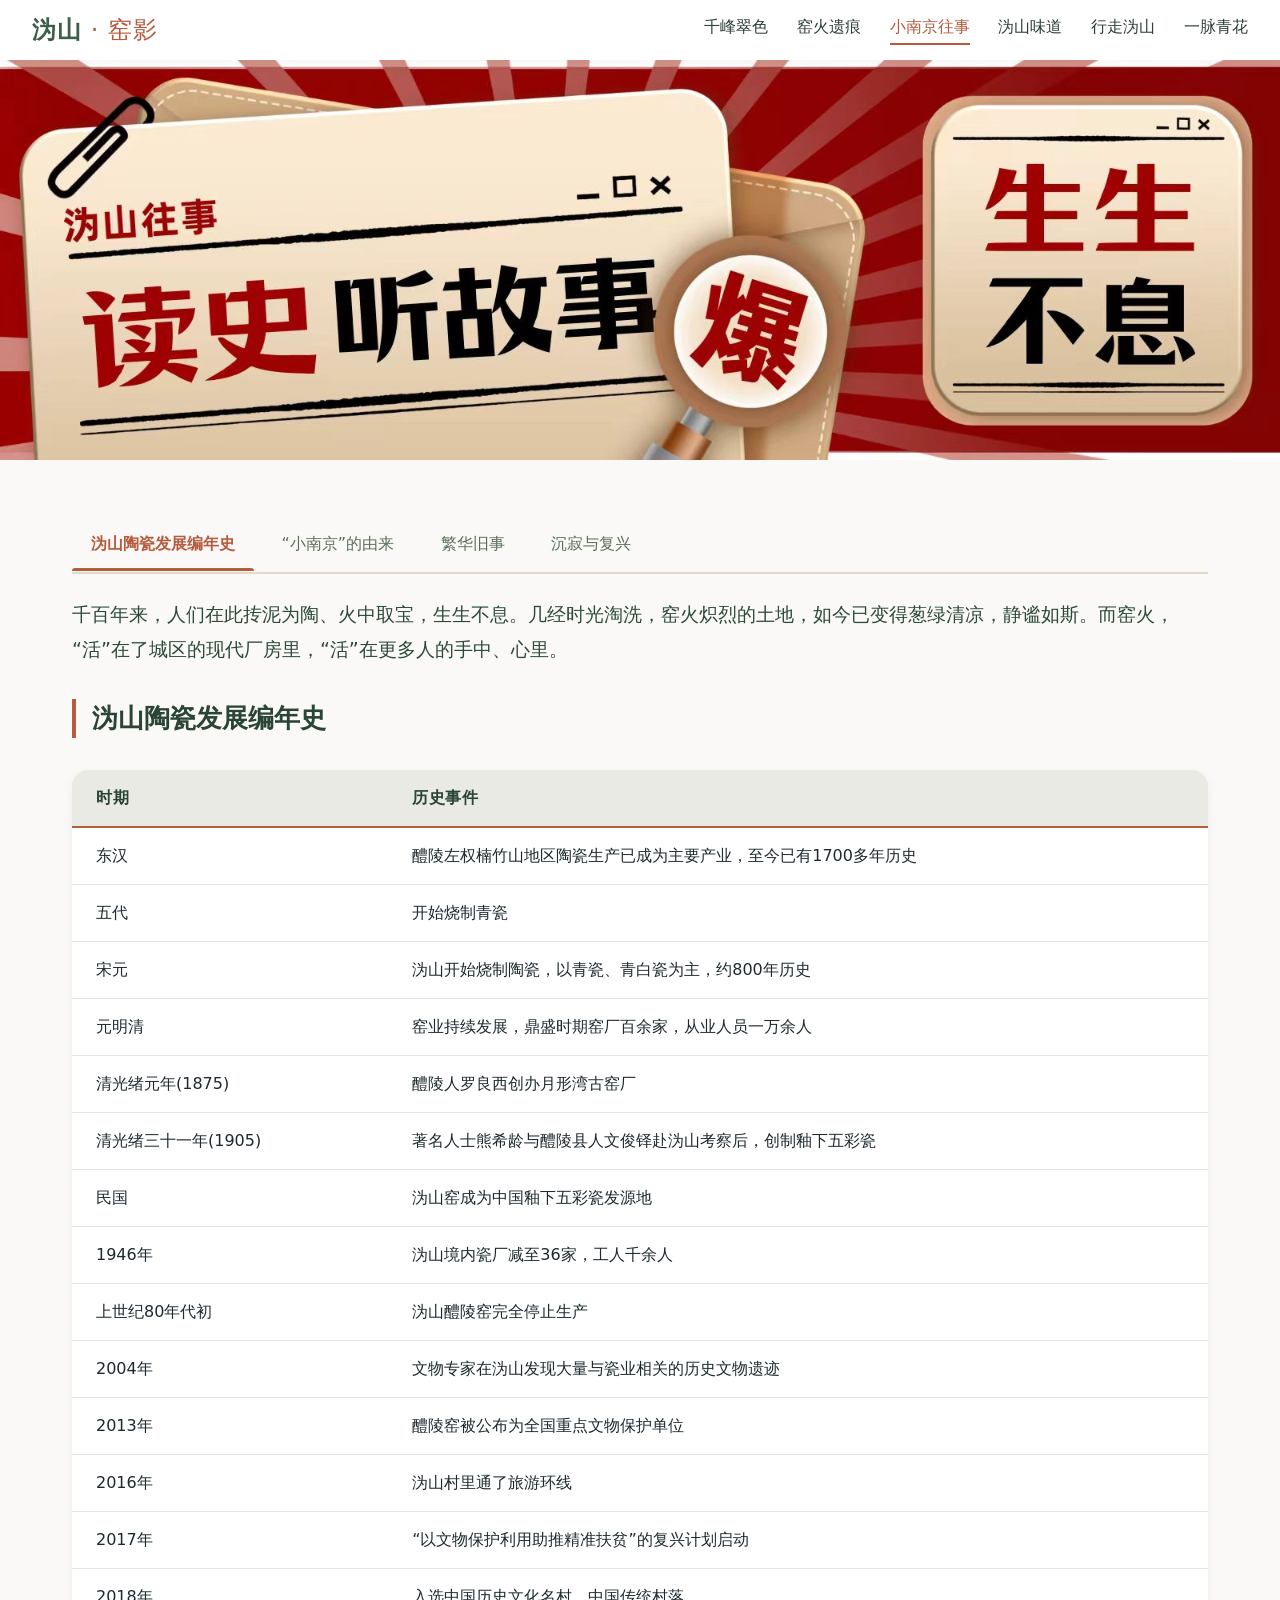
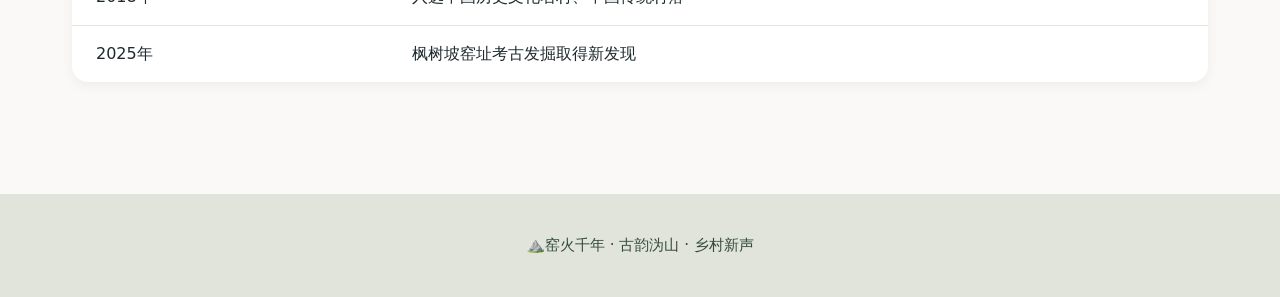
<file: history.html>
<!DOCTYPE html>
<html lang="zh">
<head>
    <meta charset="UTF-8">
    <meta name="viewport" content="width=device-width, initial-scale=1.0">
    <title>沩山 · 千年窑火 | 小南京往事</title>
    <link rel="stylesheet" href="css/style.css">
    <link rel="stylesheet" href="css/history2.css">
</head>
<body>
    <!-- 固定导航 header -->
    <header class="navbar">
        <div class="logo">沩山<span> · 窑影</span></div>
        <nav class="nav-links">
            <a href="index.html">千峰翠色</a>
            <a href="trace.html">窑火遗痕</a>
            <a href="history.html" class="active">小南京往事</a>
            <a href="taste.html">沩山味道</a>
            <a href="travel.html">行走沩山</a>
            <a href="dynamic.html">一脉青花</a>
        </nav>
    </header>

    <main>
        <!-- 3. 小南京往事 (读史·听故事) -->
        <section class="section">
            <div class="banner banner-3">
            
            </div>
            <div class="container">

                <!-- 历史索引导航 -->
                <div class="history-tabs">
                    <button class="tab-btn active" data-tab="1">沩山陶瓷发展编年史</button>
                    <button class="tab-btn" data-tab="2">“小南京”的由来</button>
                    <button class="tab-btn" data-tab="3">繁华旧事</button>
                    <button class="tab-btn" data-tab="4">沉寂与复兴</button>
                </div>

                <!-- 索引内容区域 -->
                <div class="tab-content active" id="tab1-content">
                    <!-- 导语 -->
                    <p class="tab-intro">千百年来，人们在此抟泥为陶、火中取宝，生生不息。几经时光淘洗，窑火炽烈的土地，如今已变得葱绿清凉，静谧如斯。而窑火，“活”在了城区的现代厂房里，“活”在更多人的手中、心里。</p>
                    
                    <h3 class="tab-subtitle">沩山陶瓷发展编年史</h3>

                    <!-- 表格 -->
                    <table class="history-table">
                        <thead>
                            <tr>
                                <th>时期</th>
                                <th>历史事件</th>
                            </tr>
                        </thead>
                        <tbody>
                            <tr><td>东汉</td><td>醴陵左权楠竹山地区陶瓷生产已成为主要产业，至今已有1700多年历史</td></tr>
                            <tr><td>五代</td><td>开始烧制青瓷</td></tr>
                            <tr><td>宋元</td><td>沩山开始烧制陶瓷，以青瓷、青白瓷为主，约800年历史</td></tr>
                            <tr><td>元明清</td><td>窑业持续发展，鼎盛时期窑厂百余家，从业人员一万余人</td></tr>
                            <tr><td>清光绪元年(1875)</td><td>醴陵人罗良西创办月形湾古窑厂</td></tr>
                            <tr><td>清光绪三十一年(1905)</td><td>著名人士熊希龄与醴陵县人文俊铎赴沩山考察后，创制釉下五彩瓷</td></tr>
                            <tr><td>民国</td><td>沩山窑成为中国釉下五彩瓷发源地</td></tr>
                            <tr><td>1946年</td><td>沩山境内瓷厂减至36家，工人千余人</td></tr>
                            <tr><td>上世纪80年代初</td><td>沩山醴陵窑完全停止生产</td></tr>
                            <tr><td>2004年</td><td>文物专家在沩山发现大量与瓷业相关的历史文物遗迹</td></tr>
                            <tr><td>2013年</td><td>醴陵窑被公布为全国重点文物保护单位</td></tr>
                            <tr><td>2016年</td><td>沩山村里通了旅游环线</td></tr>
                            <tr><td>2017年</td><td>“以文物保护利用助推精准扶贫”的复兴计划启动</td></tr>
                            <tr><td>2018年</td><td>入选中国历史文化名村、中国传统村落</td></tr>
                            <tr><td>2025年</td><td>枫树坡窑址考古发掘取得新发现</td></tr>
                        </tbody>
                    </table>
                </div>

                <!-- 索引2：“小南京”的由来（内容不变） -->
                <div class="tab-content" id="tab2-content">
                    <!-- 引文卡片 -->
                    <div class="quote-card">
                        <h4 class="quote-title">“小南京”之盛</h4>
                        <p class="quote-text">鼎盛时期，沩山村中有窑厂百余家，从业人员一万余人，繁华一时，人称“小南京”。</p>
                        <div class="quote-source">
                            <p>民国《醴陵县志》记载：“东堡乡小沩山，地产白泥，溪流迅激，两岸多水碓以捣泥粉，声音交接，日夜不停，故瓷厂寝盛，今上下皆陶户，五方杂处。”</p>
                            <p class="quote-note">解读：东堡乡即今天的沩山镇，白泥即制瓷所需重要原材料高岭土。“五方杂处”说明当时从业者来自各地，极其繁华。</p>
                        </div>
                    </div>

                    <!-- 图文混排第一组 -->
                    <div class="content-grid">
                        <div class="text-block">
                            <p>沩山村位于醴陵市沩山镇，坐落于四面山岭的盆地中央，是醴陵瓷业的发源地和釉下五彩瓷的发祥地。这个如今静谧的古村落，在清代却有着“小南京”的美称，这一称谓源自其瓷业鼎盛时期的繁华景象。</p>
                            <p>沩山村拥有得天独厚的制瓷资源：储量极丰的高岭土、满山茂盛的松木燃料以及湍急的沩水（用于推动水碓捣泥）。民国《醴陵县志》记载：“东堡乡小沩山，地产白泥，溪流迅激，两岸多水碓以捣泥粉，声音交接，日夜不停，故瓷厂寝盛，今上下皆陶户，五方杂处”。这段文字生动描绘了当年沩山村窑火不息、商贾云集的盛况。</p>
                        </div>
                        <div class="image-block">
                            <img src="img/history2-1.png" alt="小南京旧址" class="content-image">
                        </div>
                    </div>

                    <!-- 图文混排第二组 -->
                    <div class="content-grid reverse">
                        <div class="image-block">
                            <img src="img/history2-2.png" alt="废弃窑址" class="content-image">
                        </div>
                        <div class="text-block">
                            <p>鼎盛时期，沩山村拥有480余家窑厂，从业人员高达一两万人，加上家属和服务业人员，这个小山坳里曾聚居两万多人。作坊民宅挤满山坳，龙窑依山层叠，窑火昼夜不息。戏台、绸庄、饭馆一应俱全，来自各地的商贾在此云集，形成了“五方杂处”的人口格局。如此密集的人口和繁荣的商业，使这个深山村落仿佛重现了南京城的繁华景象，因此赢得了“小南京”的美称。当地甚至流传着“沩山人不吃隔夜米”的说法，足见当时经济的富足与生活的讲究。</p>
                            <p>“吱吱呀呀”的独轮车，驮着竹篓子包装的瓷器，沿着山脚下的古道奔向姜湾码头，从那里装船，由渌江转湘江，出洞庭过长江，进入千家万户，远销海内外。年复一年，醴陵瓷器就在这景象中扬名中国，扬名世界。</p>
                        </div>
                    </div>

                    <!-- 结尾段 -->
                    <div class="closing-note">
                        <p>然而，随着20世纪50年代醴陵瓷业中心向交通更便利的城区转移，沩山村的窑厂和大量人口陆续外迁，村落才逐渐归于宁静。如今，这片土地上仍留存着宋至民国时期的窑址84座，连同瓷泥矿井、瓷片堆积、古道古桥等110余处制瓷相关文物点，漫山遍野的碎瓷片和古道上深深的独轮车辙印，静静诉说着昔日“小南京”的繁华往事。</p>
                    </div>
                </div>

                <div class="tab-content" id="tab3-content">
                    <!-- 第一段文字 -->
                    <p class="history-text">在沩山村瓷业最鼎盛的岁月里，每年农历五月十六日，陶瓷祖师爷樊进德的生辰，是全村最隆重的日子。位于村中的大戏台上，必会请来最好的戏班子，连唱三天三夜大戏。台上锣鼓喧天，丝竹悠扬；台下人头攒动，叫好声此起彼伏。戏台四周，绸庄、饭馆、杂货铺一应俱全，商贾云集，吆喝声不绝于耳，繁华景象丝毫不亚于城市。</p>

                    <!-- 第一组图片网格（3张） -->
                    <div class="gallery-grid">
                        <div class="gallery-item"><img src="img/history3-1.png" alt="戏台旧影1"></div>
                        <div class="gallery-item"><img src="img/history3-2.png" alt="戏台旧影2"></div>
                        <div class="gallery-item"><img src="img/history3-3.png" alt="戏台旧影3"></div>
                    </div>

                    <!-- 第二段文字 -->
                    <p class="history-text">戏台之外，山脚下的古道上，又是另一番繁忙景象。瓷业工人们弓着腰，推着“吱吱呀呀”的独轮车，车上驮着装满瓷器的竹篓子，小心翼翼地一路向东。从沩山出发，经姜湾码头装船，顺渌江而下，转湘江，出洞庭，过长江，这些凝结着窑火与汗水的醴陵瓷器，就这样进入千家万户，走向五湖四海。</p>
                    <p class="history-text">点点白帆，在江面上连成一线；声声号子，在水天之间久久回荡。正是通过这条水路，醴陵瓷器由此扬名中国，享誉世界。而沩山深处的“小南京”，也成了中国近代陶瓷史上一个响当当的名字。</p>

                    <!-- 第二组图片网格（3张） -->
                    <div class="gallery-grid">
                        <div class="gallery-item"><img src="img/history3-4.png" alt="古道运输1"></div>
                        <div class="gallery-item"><img src="img/history3-5.png" alt="古道运输2"></div>
                        <div class="gallery-item"><img src="img/history3-6.png" alt="古道运输3"></div>
                    </div>
                </div>

                <div class="tab-content" id="tab4-content">
                    <p class="history-text">进入二十世纪后，随着现代交通兴起，沩山深处的地理局限逐渐显现。崎岖的山路难以承载日益扩大的产业规模，陶瓷生产中心开始向交通更便利的醴陵城区转移。曾经日夜不熄的窑火，一盏一盏熄灭；曾经挤满山坳的窑工，一批一批离开。戏台的锣鼓声停了，饭馆的吆喝声歇了，连古道上独轮车的“吱呀”声也渐渐远去。村庄空了，曾经两万多人的“小南京”，人口锐减到不足百人。老屋在风雨中倾圮，古窑被荒草掩埋，只剩下漫山遍野的碎瓷片，在寂静中守望着那段繁华旧梦。</p>
                    <p class="history-text">然而，沩山的故事并未就此终结。2004年，几位文物考古专家走进沩山。他们拨开齐腰的荒草，在月形湾的窑址前久久驻足，对着满地的青花瓷片惊叹不已。沩山作为醴陵瓷业发源地和釉下五彩瓷诞生地的独特价值，终于被重新发现。沉睡多年的古村落，第一次被写入文物保护名录。</p>
                    <p class="history-text">2016年，一条崭新的旅游环线公路蜿蜒进山。这条柏油路，把沩山与山外的世界紧紧连在了一起。曾经因路而衰的古村，如今因路而兴。</p>
                    <p class="history-text">2017年，一项名为“以文物保护利用助推精准扶贫”的复兴计划正式启动。古窑厂开始修缮，古道得以清理，惜字塔被重新加固。沉寂多年的沩山村，第一次有了机器的轰鸣声，只是这一次，不是为了烧窑，而是为了修缮历史。</p>
                    <p class="history-text">2018年至今，游客开始涌入沩山。他们循着枫树坡古道的深深车辙，在月形湾亲手体验拉坯制瓷，在惜字塔前了解敬惜字纸的传统，在古洞天寺的晨钟暮鼓里寻访“第十三洞天”。村里开起了农家乐，办起了豆腐体验馆，种上了百亩玫瑰花。曾经外出务工的年轻人，纷纷拖家带口回到故乡。他们打扫祖宅，修缮老屋，用当年祖辈传下来的手艺，迎接八方来客。</p>
                    <p class="history-text">今天的沩山村，又有了炊烟，又有了犬吠，又有了孩子的哭闹声和游客的欢笑声。山还是那座山，窑还是那些窑，只是从前的窑火，烧出了“小南京”的繁华；今天的窑火，在每一间体验坊的拉坯机里，在每一块青石板上，在每一个归乡人的眼睛里，重新点亮。</p>

                    <p class="history-text">沩山，这座因瓷而生、因瓷而衰、又因瓷而兴的古村，终于在沉寂半个多世纪后，找回了自己的魂。</p>

                    <!-- 关键历史人物卡片网格 -->
                    <h3 class="tab-subtitle" style="margin-top: 3rem;">沩山关键历史人物</h3>
                    <div class="people-grid">
                        <div class="people-card">
                            <div class="people-name">罗良西</div>
                            <div class="people-desc">月形湾古窑厂创办者（1875年）</div>
                        </div>
                        <div class="people-card">
                            <div class="people-name">熊希龄</div>
                            <div class="people-desc">清末著名人士，考察沩山后创制釉下五彩瓷（1905年）</div>
                        </div>
                        <div class="people-card">
                            <div class="people-name">文俊铎</div>
                            <div class="people-desc">醴陵县人，与熊希龄同赴沩山考察</div>
                        </div>
                        <div class="people-card">
                            <div class="people-name">樊进德</div>
                            <div class="people-desc">沩山陶瓷祖师爷，生辰日唱大戏的传统延续多年</div>
                        </div>
                        <div class="people-card">
                            <div class="people-name">蔡其伟</div>
                            <div class="people-desc">74岁，曾经的守窑人，现在的民间义务讲解员</div>
                        </div>
                        <div class="people-card">
                            <div class="people-name">陈友全</div>
                            <div class="people-desc">沩山豆腐非遗传承人，做了30多年豆腐</div>
                        </div>
                    </div>
                </div>
            </div>
        </section>
    </main>

   
    <footer class="footer-note">
        ⛰️窑火千年 · 古韵沩山 · 乡村新声<br>
        
    </footer>

    <script src="js/main.js"></script>
    <script>
        // 索引切换功能
        document.addEventListener('DOMContentLoaded', function() {
            const tabs = document.querySelectorAll('.tab-btn');
            const contents = document.querySelectorAll('.tab-content');

            tabs.forEach(tab => {
                tab.addEventListener('click', function() {
                    // 移除所有按钮的active类
                    tabs.forEach(t => t.classList.remove('active'));
                    // 隐藏所有内容
                    contents.forEach(c => c.classList.remove('active'));

                    // 激活当前按钮
                    this.classList.add('active');
                    // 显示对应的内容
                    const tabId = this.dataset.tab;
                    document.getElementById(`tab${tabId}-content`).classList.add('active');
                });
            });
        });
    </script>
</body>
</html>
</file>
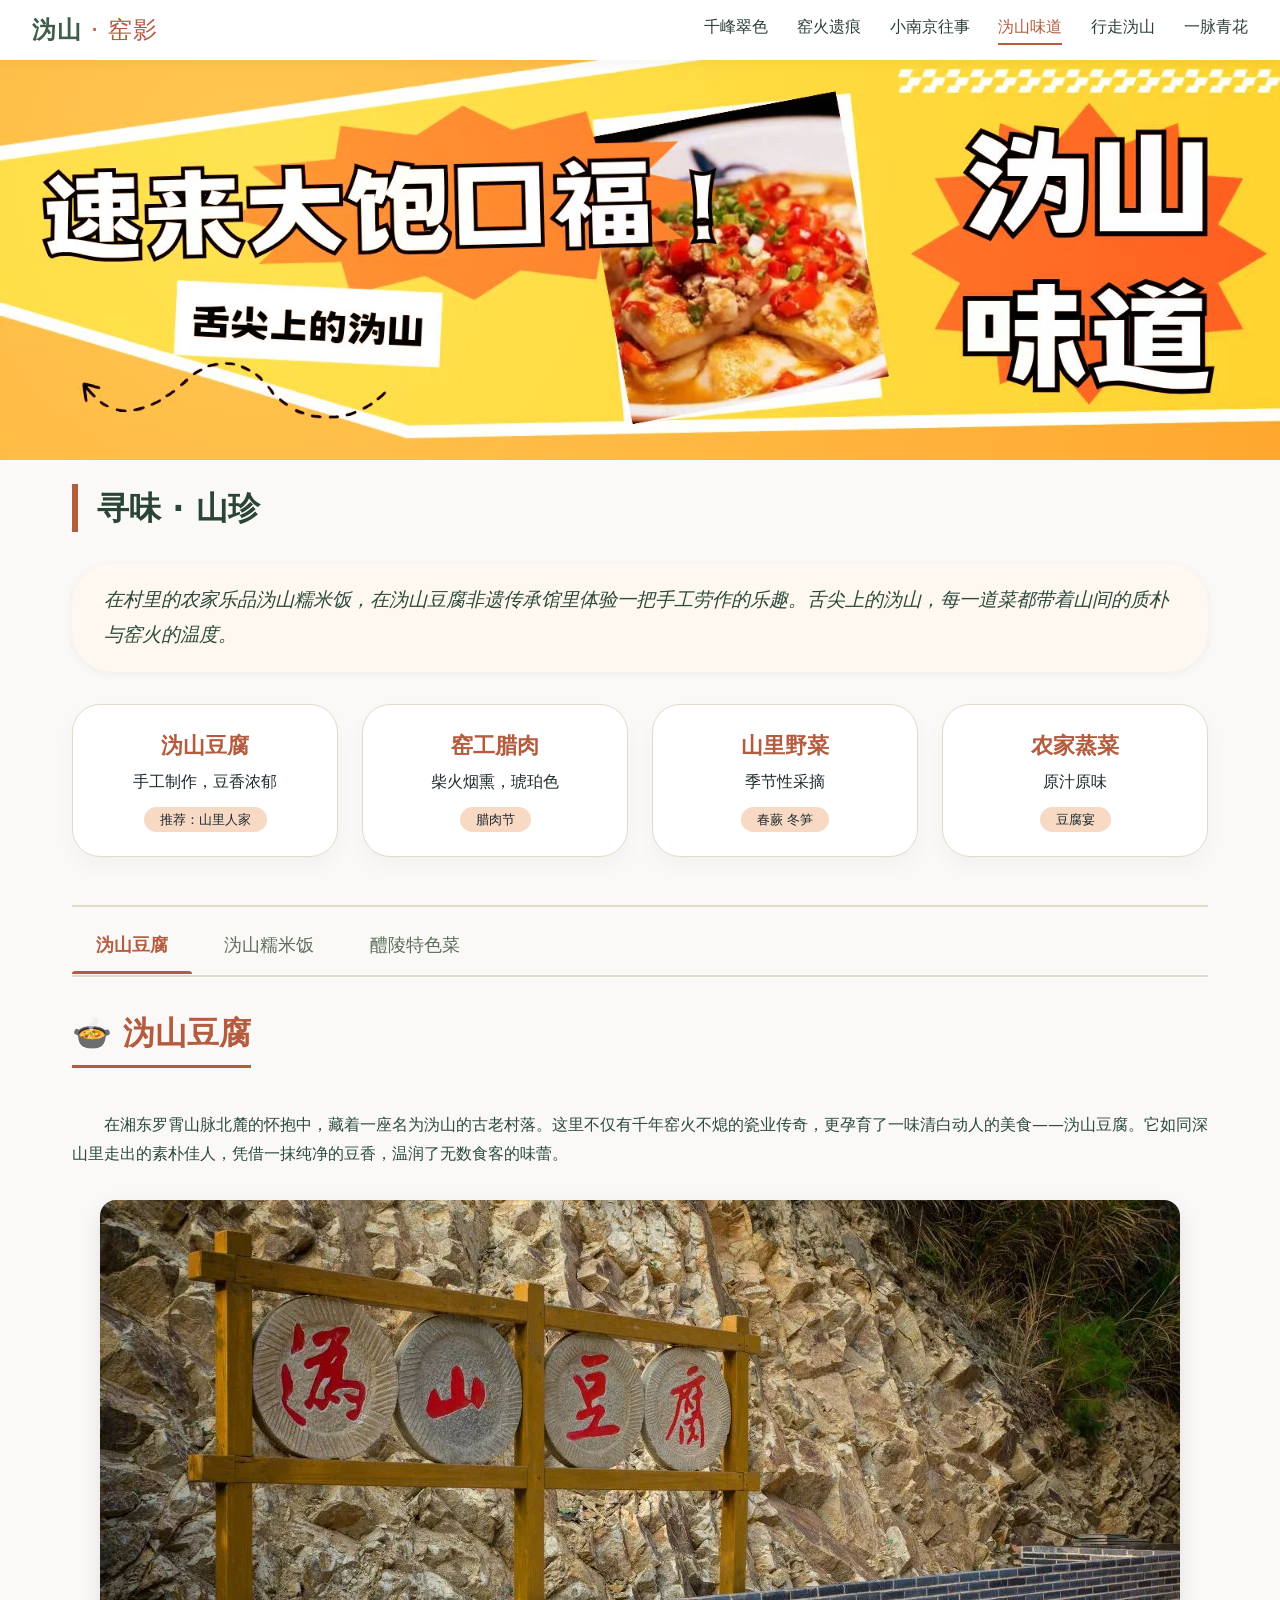
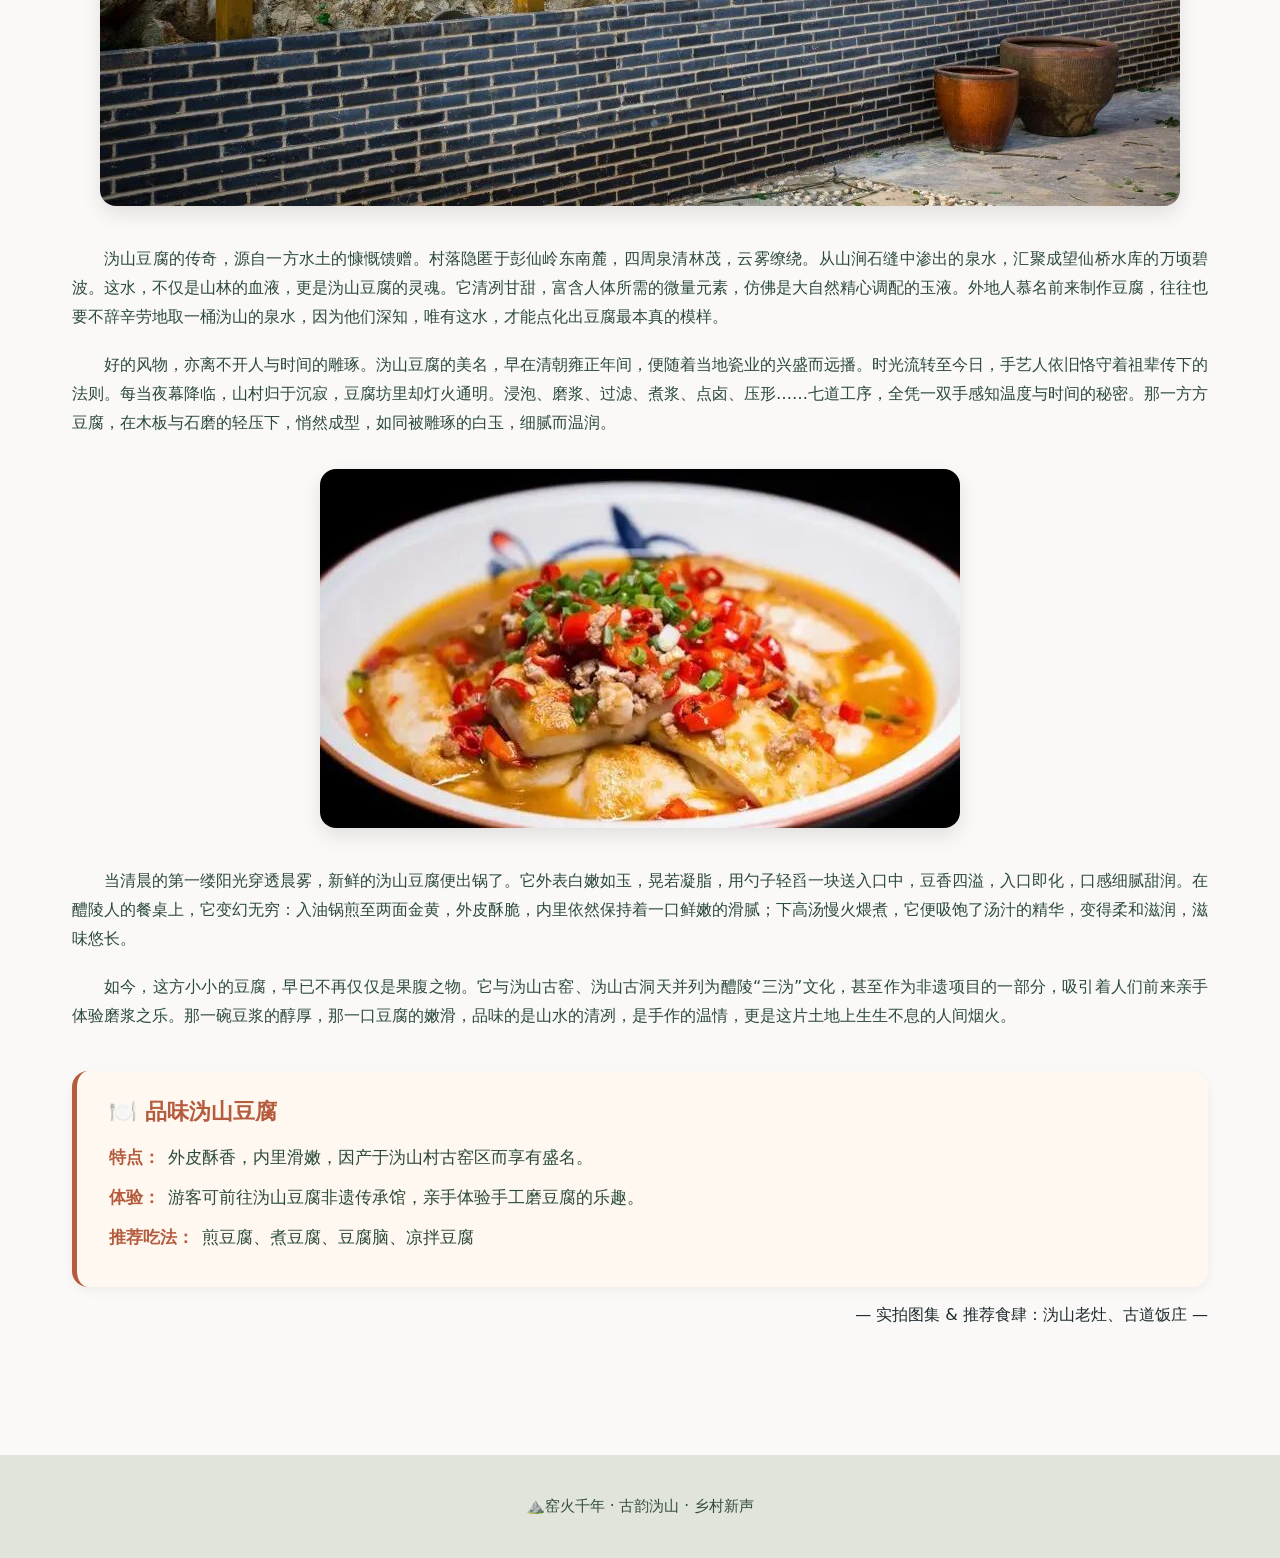
<file: taste.html>
<!DOCTYPE html>
<html lang="zh">
<head>
    <meta charset="UTF-8">
    <meta name="viewport" content="width=device-width, initial-scale=1.0">
    <title>沩山 · 千年窑火 | 沩山味道</title>
    <link rel="stylesheet" href="css/style.css">
    <link rel="stylesheet" href="css/taste2.css">
</head>
<body>
    <!-- 固定导航 header -->
    <header class="navbar">
        <div class="logo">沩山<span> · 窑影</span></div>
        <nav class="nav-links">
            <a href="index.html">千峰翠色</a>
            <a href="trace.html">窑火遗痕</a>
            <a href="history.html">小南京往事</a>
            <a href="taste.html" class="active">沩山味道</a>
            <a href="travel.html">行走沩山</a>
            <a href="dynamic.html">一脉青花</a>
        </nav>
    </header>

    <main>
        <!-- 4. 沩山味道 (寻味·山珍) -->
        <section class="section">
            <div class="banner banner-4">
               
            </div>
            <div class="container">
                <h2 class="section-title">寻味 · 山珍</h2>

                <!-- 导语 -->
                <div class="taste-intro">
                    <p>在村里的农家乐品沩山糯米饭，在沩山豆腐非遗传承馆里体验一把手工劳作的乐趣。舌尖上的沩山，每一道菜都带着山间的质朴与窑火的温度。</p>
                </div>

                <!-- 美食卡片网格 -->
                <div class="food-grid">
                    <div class="food-card"><h4>沩山豆腐</h4><p>手工制作，豆香浓郁</p><span class="food-tag">推荐：山里人家</span></div>
                    <div class="food-card"><h4>窑工腊肉</h4><p>柴火烟熏，琥珀色</p><span class="food-tag">腊肉节</span></div>
                    <div class="food-card"><h4>山里野菜</h4><p>季节性采摘</p><span class="food-tag">春蕨 冬笋</span></div>
                    <div class="food-card"><h4>农家蒸菜</h4><p>原汁原味</p><span class="food-tag">豆腐宴</span></div>
                </div>

                <!-- 特色美食详细介绍区域（带标签切换） -->
                <div class="dish-detail-section">
                    <!-- 标签导航 -->
                    <div class="dish-tabs">
                        <button class="dish-tab active" data-dish="tofu">沩山豆腐</button>
                        <button class="dish-tab" data-dish="meat">沩山糯米饭</button>
                        <button class="dish-tab" data-dish="wild">醴陵特色菜</button>
                    </div>

                    <!-- 详情容器 -->
                    <div class="dish-detail-container">
                        <!-- 沩山豆腐（第一板块） -->
                        <div class="dish-detail active" id="dish-tofu">
                            <h3 class="dish-name">🍲 沩山豆腐</h3>
                            <div class="dish-content">
                                <p class="dish-paragraph">在湘东罗霄山脉北麓的怀抱中，藏着一座名为沩山的古老村落。这里不仅有千年窑火不熄的瓷业传奇，更孕育了一味清白动人的美食——沩山豆腐。它如同深山里走出的素朴佳人，凭借一抹纯净的豆香，温润了无数食客的味蕾。</p>
                                <div class="dish-image-wrapper">
                                    <img src="img/taste2-1.png" alt="沩山豆腐制作" class="dish-img-inline">
                                </div>
                                <p class="dish-paragraph">沩山豆腐的传奇，源自一方水土的慷慨馈赠。村落隐匿于彭仙岭东南麓，四周泉清林茂，云雾缭绕。从山涧石缝中渗出的泉水，汇聚成望仙桥水库的万顷碧波。这水，不仅是山林的血液，更是沩山豆腐的灵魂。它清冽甘甜，富含人体所需的微量元素，仿佛是大自然精心调配的玉液。外地人慕名前来制作豆腐，往往也要不辞辛劳地取一桶沩山的泉水，因为他们深知，唯有这水，才能点化出豆腐最本真的模样。</p>
                                <p class="dish-paragraph">好的风物，亦离不开人与时间的雕琢。沩山豆腐的美名，早在清朝雍正年间，便随着当地瓷业的兴盛而远播。时光流转至今日，手艺人依旧恪守着祖辈传下的法则。每当夜幕降临，山村归于沉寂，豆腐坊里却灯火通明。浸泡、磨浆、过滤、煮浆、点卤、压形……七道工序，全凭一双手感知温度与时间的秘密。那一方方豆腐，在木板与石磨的轻压下，悄然成型，如同被雕琢的白玉，细腻而温润。</p>
                                <div class="dish-image-wrapper">
                                    <img src="img/taste2-2.png" alt="新鲜出锅的沩山豆腐" class="dish-img-inline">
                                </div>
                                <p class="dish-paragraph">当清晨的第一缕阳光穿透晨雾，新鲜的沩山豆腐便出锅了。它外表白嫩如玉，晃若凝脂，用勺子轻舀一块送入口中，豆香四溢，入口即化，口感细腻甜润。在醴陵人的餐桌上，它变幻无穷：入油锅煎至两面金黄，外皮酥脆，内里依然保持着一口鲜嫩的滑腻；下高汤慢火煨煮，它便吸饱了汤汁的精华，变得柔和滋润，滋味悠长。</p>
                                <p class="dish-paragraph">如今，这方小小的豆腐，早已不再仅仅是果腹之物。它与沩山古窑、沩山古洞天并列为醴陵“三沩”文化，甚至作为非遗项目的一部分，吸引着人们前来亲手体验磨浆之乐。那一碗豆浆的醇厚，那一口豆腐的嫩滑，品味的是山水的清冽，是手作的温情，更是这片土地上生生不息的人间烟火。</p>

                                <!-- 信息卡片 -->
                                <div class="dish-info-card">
                                    <h4>🍽️ 品味沩山豆腐</h4>
                                    <ul>
                                        <li><strong>特点：</strong>外皮酥香，内里滑嫩，因产于沩山村古窑区而享有盛名。</li>
                                        <li><strong>体验：</strong>游客可前往沩山豆腐非遗传承馆，亲手体验手工磨豆腐的乐趣。</li>
                                        <li><strong>推荐吃法：</strong>煎豆腐、煮豆腐、豆腐脑、凉拌豆腐</li>
                                    </ul>
                                </div>
                            </div>
                        </div>

                        <!-- 沩山糯米饭（第二板块） -->
                        <div class="dish-detail" id="dish-meat">
                            <h3 class="dish-name">🍚 沩山糯米饭</h3>
                            <div class="dish-content">
                                <p class="dish-paragraph">传统的沩山糯米饭，是一场时间与火候的艺术修行。当地人必用本地产的“毛糯子”，历经两三个时辰的泉水浸泡，让其吸饱水分。灶膛里架起枯枝柴火，铁锅烧得滚烫，留一勺土法炼制的猪油，脂香即刻在空气中爆开。随后，将糯米与黑豆、板栗、芝麻，或是几粒腊肉丁一同下锅翻炒。在猛火的催促下，米粒与佐料渐渐相拥，直至“像初恋的小情人一样‘粑黏’在一起”。此时，注入清冽的山泉水，盖紧锅盖，先以一场轰轰烈烈的猛火煮沸，再转为文火慢焖。剩下的时光，便交给耳朵去聆听——那是锅底米粒渐渐金黄、锅巴正在滋滋成型的乐章，也是嗅觉备受“煎熬”的二十多分钟。</p>
                                <div class="dish-image-wrapper">
                                    <img src="img/taste3-1.png" alt="沩山糯米饭制作" class="dish-img-inline">
                                </div>
                                <p class="dish-paragraph">当锅盖掀开的瞬间，一股混合着米香、油香与板栗清甜的热浪扑面而来。米饭软糯Q弹，色泽油亮，每一粒都包裹着山野的馈赠。而最令人期待的，莫过于锅底那层金黄酥脆的锅巴，它是这一锅饭的精华，也是无数游子魂牵梦绕的“醴陵味道”。</p>
                                <p class="dish-paragraph">这一碗糯米饭，因瓷而生，因窑而盛。往昔，它是陶工们干活的“标配”，耐饿且便于携带，手捏着便能吃，支撑起窑火边繁重的体力劳作，因此也被北乡人亲切地唤作“陶饭”。如今，它已从古窑工的餐食变成了声名在外的非遗美食。当你坐在沩山的农家小院里，用产自当地的瓷碗盛上这么一碗软糯喷香的米饭，望着远处的古窑遗址，吃的便不只是饭，更是一段薪火相传的瓷都旧事，一抹萦绕在舌尖的、温润如玉的醴陵风情。</p>
                                <div class="dish-image-wrapper">
                                    <img src="img/taste3-2.png" alt="出锅的沩山糯米饭" class="dish-img-inline">
                                </div>

                                <!-- 信息卡片 -->
                                <div class="dish-info-card">
                                    <h4>🍚 品味沩山糯米饭</h4>
                                    <ul>
                                        <li><strong>原料：</strong>选用本地“毛糯子”，搭配黑豆、板栗、芝麻、红枣等山野精粹及土法猪油。</li>
                                        <li><strong>工艺：</strong>糯米经长时间泉水浸泡后，以柴火铁锅猛火快炒，加入山泉水后先猛火煮沸再转文火慢焖，让米粒充分融合，最终形成一锅软糯喷香、兼具锅巴脆香的糯米饭。</li>
                                        <li><strong>特点：</strong>米饭软糯Q弹，色泽油亮，混合着糯米香、板栗的清甜。</li>
                                    </ul>
                                </div>
                            </div>
                        </div>

                        <div class="dish-detail" id="dish-wild">
                            <h3 class="dish-name">🌿 醴陵特色菜</h3>
                            <div class="wild-grid">
                                <div class="wild-card">
                                    <img src="img/taste4-1.png" alt="苦瓜炒仔鸭">
                                    <h4>苦瓜炒仔鸭</h4>
                                    <p>夏季特色，清苦回甘</p>
                                    <p>苦瓜炒仔鸭具有清热祛暑、明目解毒、降压降糖、利尿凉血、解劳清心、益气壮阳之功效。农家自养土鸭，天然饲料，让每一只鸭肉质显得更加鲜美，苦瓜都是自己栽种，原汁原味，味道鲜美，让人垂涎。</p>
                                </div>
                                <div class="wild-card">
                                    <img src="img/taste4-2.png" alt="山醴陵小炒肉">
                                    <h4>醴陵小炒肉</h4>
                                    <p>鲜香入味，醴陵代表菜</p>
                                    <p>醴陵小炒肉是家常菜的一种，既不油腻，又营养丰富，肉嫩汤甜。伴着饭吃，可以连着吃上好几碗。</p>
                                </div>
                                <div class="wild-card">
                                    <img src="img/taste4-3.png" alt="西葫芦丝儿">
                                    <h4>西葫芦丝儿</h4>
                                    <p>清脆爽口</p>
                                    <p>用最简单的食材做出最美味的菜肴，农村的西葫芦个个饱满、皮薄、肉厚、汁多。味道肉嫩可口、清香微甜，不但能润泽肌肤，还可以调节人体代谢。</p>
                                </div>
                                <div class="wild-card">
                                    <img src="img/taste4-4.png" alt="青椒鹅明豆">
                                    <h4>青椒鹅明豆</h4>
                                    <p>健康绿色</p>
                                    <p>青椒鹅明豆绝对称得上每家每户都喜欢的家常菜了，鹅明豆搭配青椒，大自然的颜色，健康绿色的美味。</p>
                                </div>
                                <div class="wild-card">
                                    <img src="img/taste4-5.png" alt="醴陵蒸鱼尾">
                                    <h4>醴陵蒸鱼尾</h4>
                                    <p>传统做法，鲜嫩可口</p>
                                    <p>鱼的鲜在于其生活的水质，天然的山水，让鱼肉味道不带有杂味，每一丝肉都鲜嫩滑。</p>
                                </div>
                            </div>
                        </div>
                </div>

                <p style="text-align: right;">— 实拍图集 & 推荐食肆：沩山老灶、古道饭庄 —</p>
            </div>
        </section>
    </main>

  
    <footer class="footer-note">
        ⛰️窑火千年 · 古韵沩山 · 乡村新声<br>
        
    </footer>

    <script src="js/main.js"></script>
    <script>
        // 标签切换
        document.querySelectorAll('.dish-tab').forEach(tab => {
            tab.addEventListener('click', function() {
                document.querySelectorAll('.dish-tab').forEach(t => t.classList.remove('active'));
                document.querySelectorAll('.dish-detail').forEach(d => d.classList.remove('active'));

                this.classList.add('active');
                const dishId = this.dataset.dish;
                document.getElementById(`dish-${dishId}`).classList.add('active');
            });
        });
    </script>
</body>
</html>
</file>
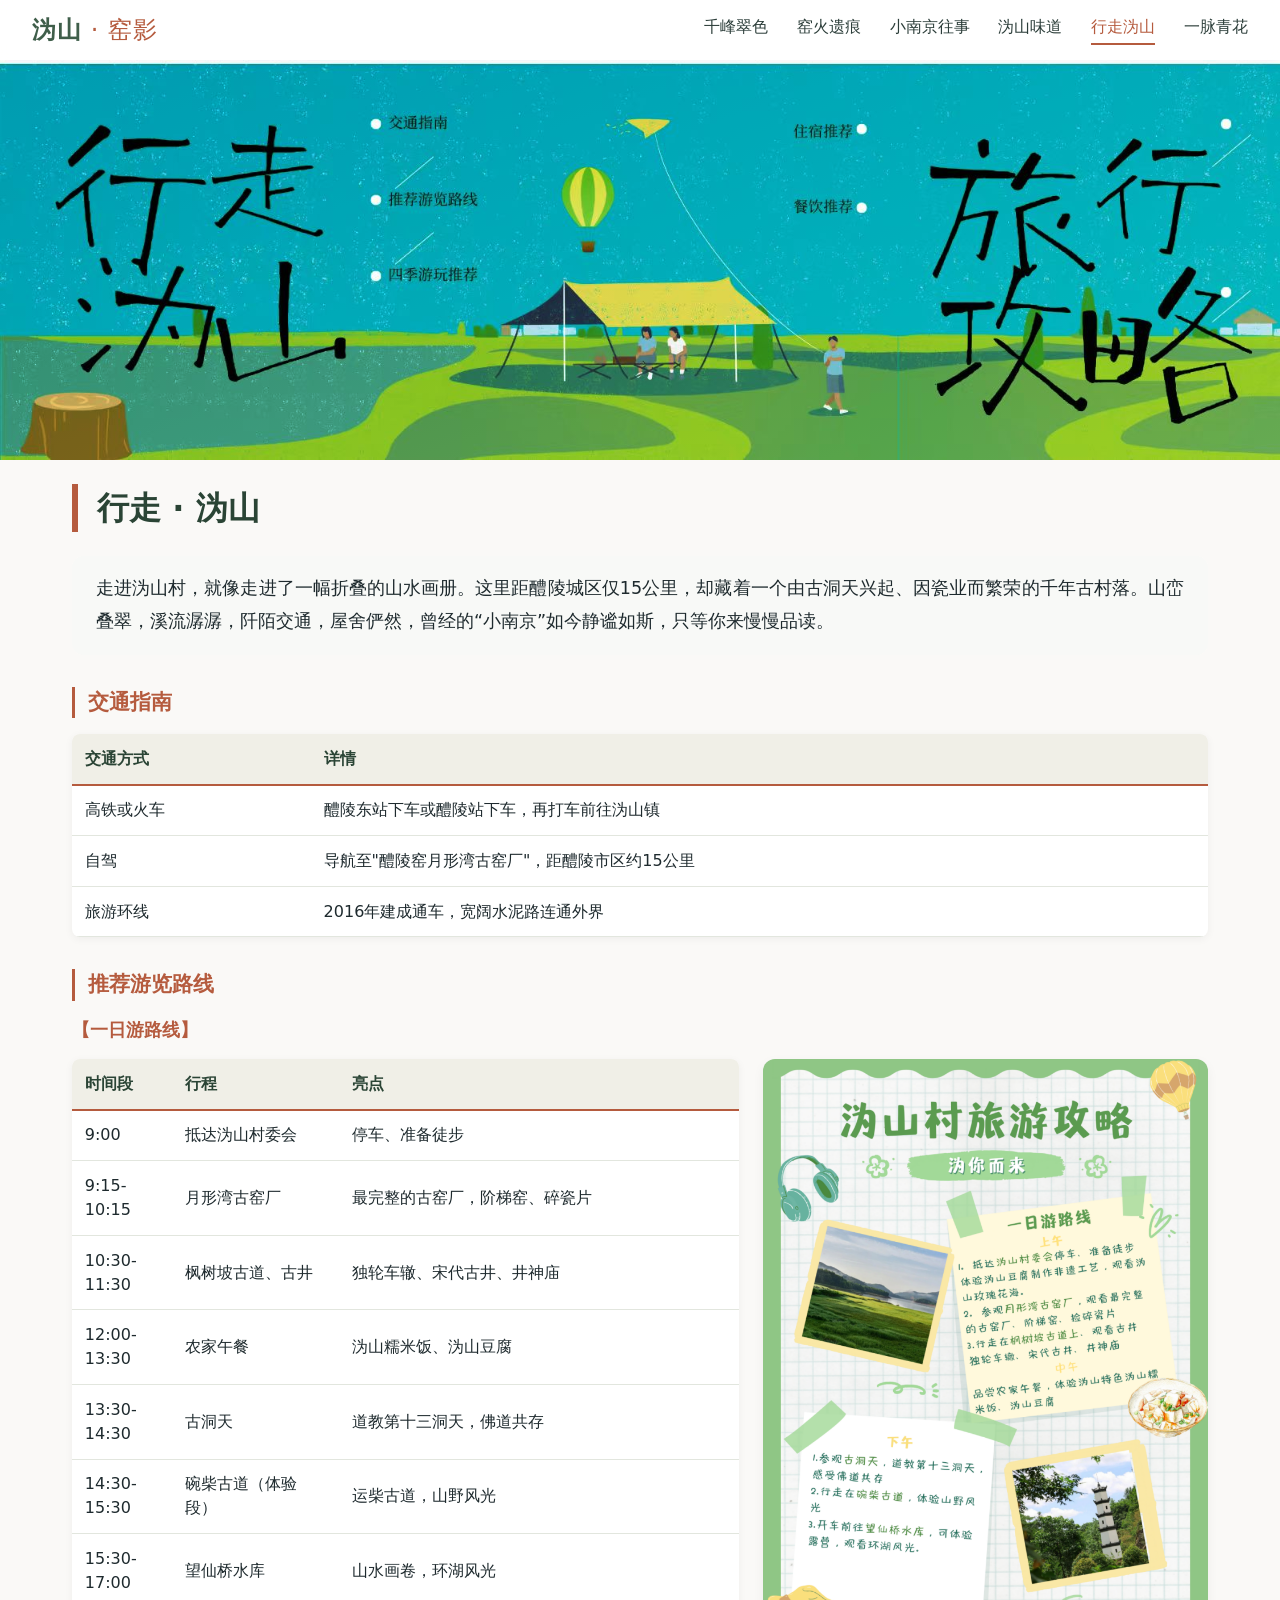
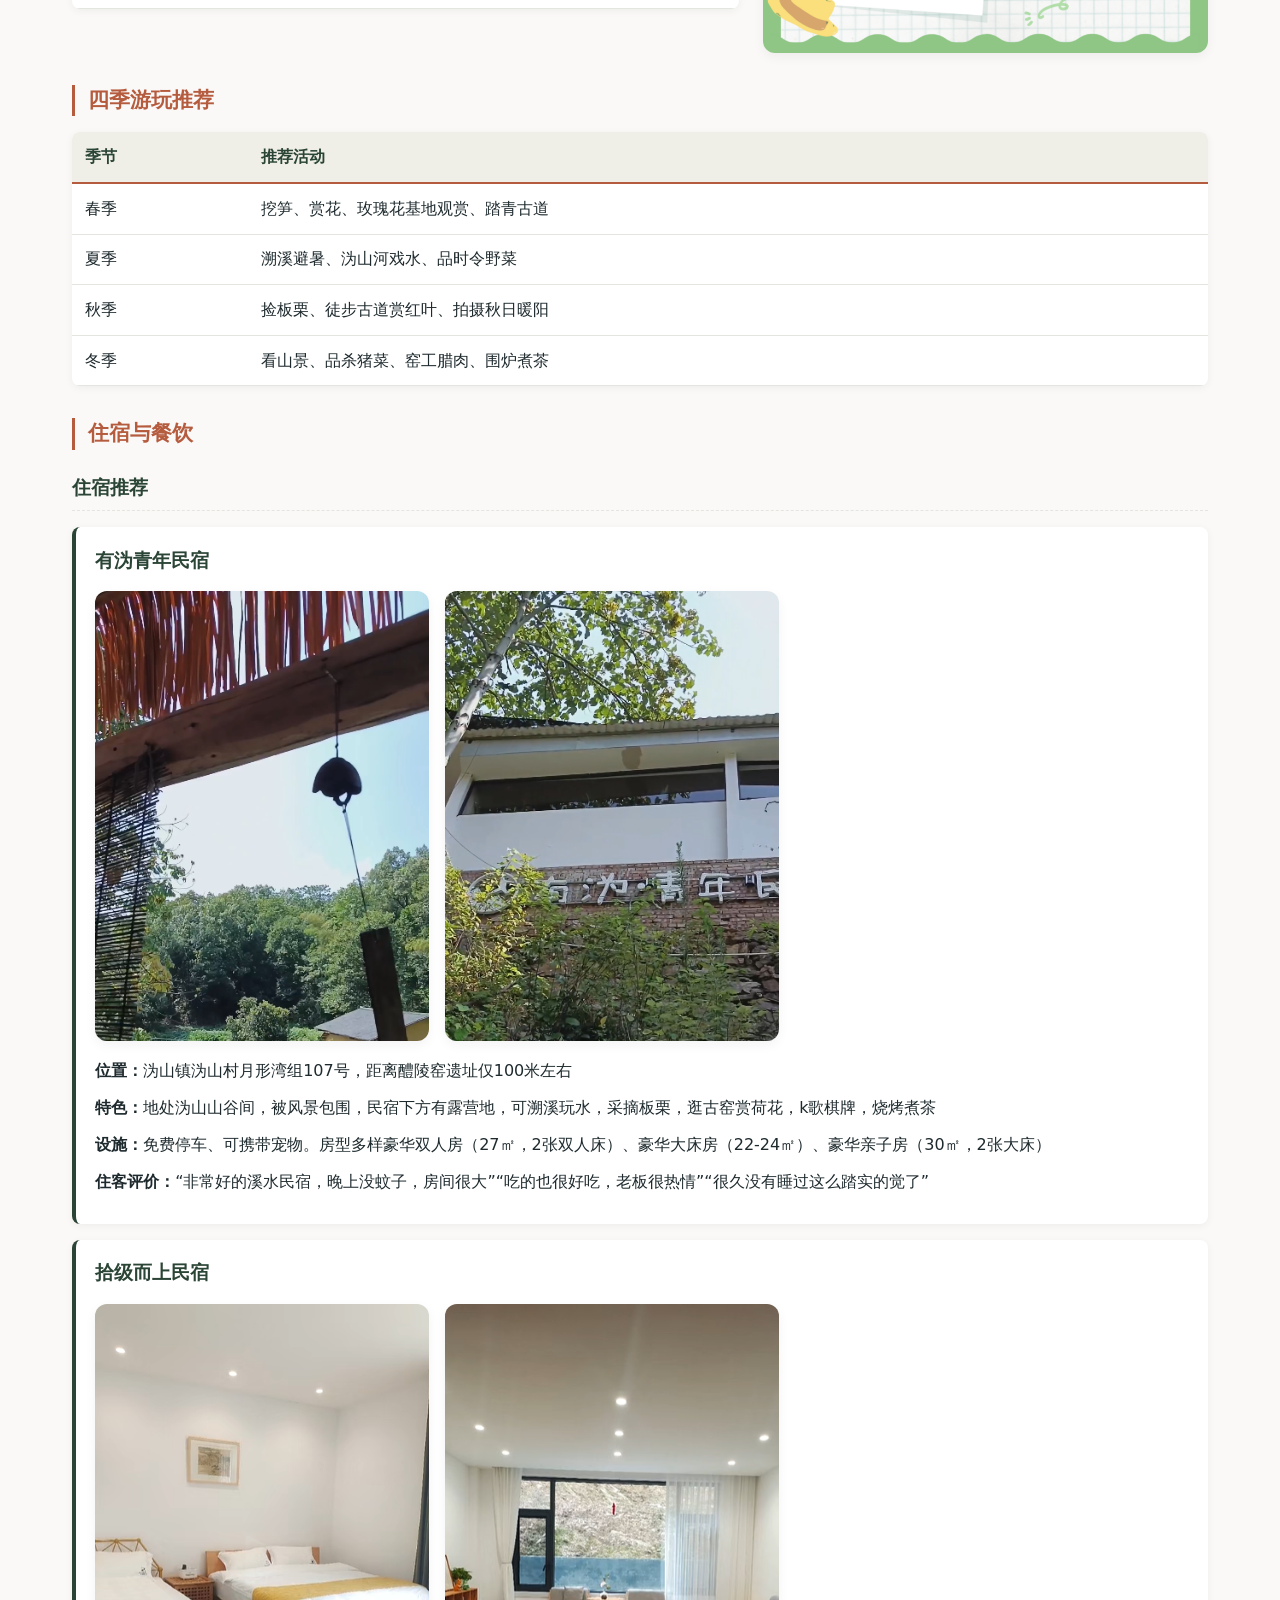
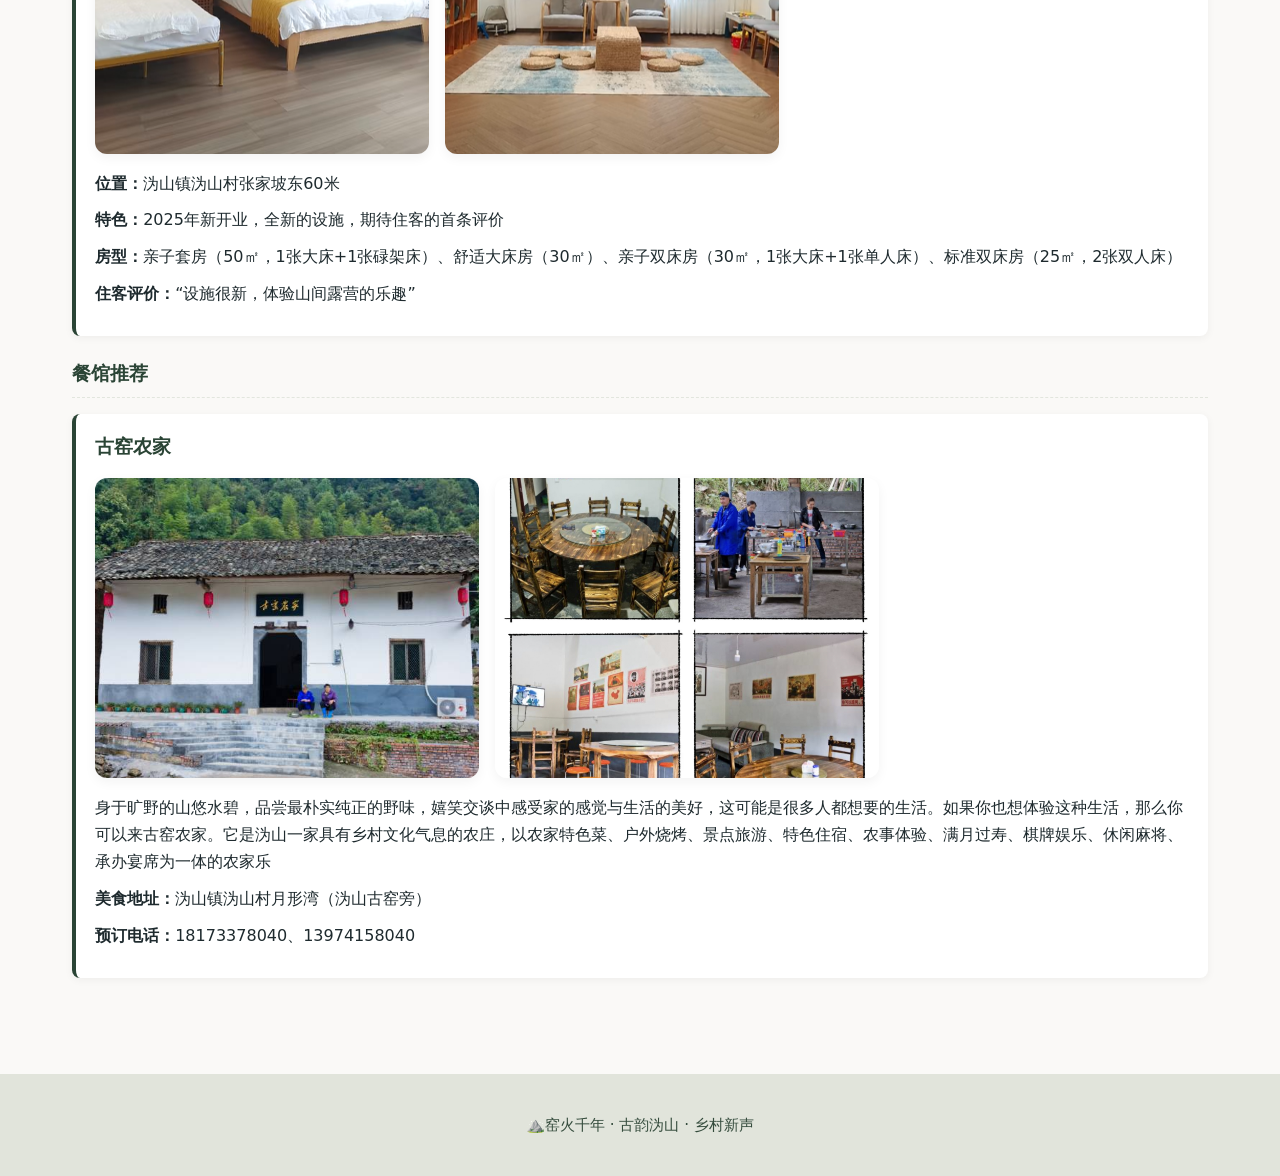
<file: travel.html>
<!DOCTYPE html>
<html lang="zh">
<head>
    <meta charset="UTF-8">
    <meta name="viewport" content="width=device-width, initial-scale=1.0">
    <title>沩山 · 千年窑火 | 行走沩山</title>
    <link rel="stylesheet" href="css/style.css">
    <link rel="stylesheet" href="css/travel.css">
</head>
<body>
    <!-- 固定导航 header - 沿用窑火遗痕页面的导航结构 -->
    <header class="navbar">
        <div class="logo">沩山<span> · 窑影</span></div>
        <nav class="nav-links">
            <a href="index.html">千峰翠色</a>
            <a href="trace.html">窑火遗痕</a>
            <a href="history.html">小南京往事</a>
            <a href="taste.html">沩山味道</a>
            <a href="travel.html" class="active">行走沩山</a>
            <a href="dynamic.html">一脉青花</a>
        </nav>
    </header>

    <main>
        <!-- 5. 行走沩山 -->
        <section class="section">
            <!-- Banner区域 - 对应banner-5（按板块序号命名） -->
            <div class="banner banner-5">
               
            </div>
            
            <div class="container">
                <!-- 板块主标题 -->
                <h2 class="section-title">行走 · 沩山</h2>
                
                <!-- 行走沩山引言 -->
                <div class="travel-intro">
                    <p>走进沩山村，就像走进了一幅折叠的山水画册。这里距醴陵城区仅15公里，却藏着一个由古洞天兴起、因瓷业而繁荣的千年古村落。山峦叠翠，溪流潺潺，阡陌交通，屋舍俨然，曾经的“小南京”如今静谧如斯，只等你来慢慢品读。</p>
                </div>

                <!-- 5.1 交通指南 -->
                <div class="travel-section">
                    <h3 class="section-subtitle"> 交通指南</h3>
                    <div class="table-wrap">
                        <table class="travel-table">
                            <thead>
                                <tr>
                                    <th>交通方式</th>
                                    <th>详情</th>
                                </tr>
                            </thead>
                            <tbody>
                                <tr>
                                    <td>高铁或火车</td>
                                    <td>醴陵东站下车或醴陵站下车，再打车前往沩山镇</td>
                                </tr>
                                <tr>
                                    <td>自驾</td>
                                    <td>导航至"醴陵窑月形湾古窑厂"，距醴陵市区约15公里</td>
                                </tr>
                                <tr>
                                    <td>旅游环线</td>
                                    <td>2016年建成通车，宽阔水泥路连通外界</td>
                                </tr>
                            </tbody>
                        </table>
                    </div>
                </div>

                <!-- 5.2 推荐游览路线 -->
                <div class="travel-section">
    <h3 class="section-subtitle">推荐游览路线</h3>
    <div class="route-title">【一日游路线】</div>
    <!-- 新增Flex容器：实现左表右图 -->
    <div class="route-layout">
        <!-- 左侧：游览路线表格 -->
        <div class="route-table-wrap">
            <table class="travel-table route-table">
                <thead>
                    <tr>
                        <th>时间段</th>
                        <th>行程</th>
                        <th>亮点</th>
                    </tr>
                </thead>
                <tbody>
                    <tr>
                        <td>9:00</td>
                        <td>抵达沩山村委会</td>
                        <td>停车、准备徒步</td>
                    </tr>
                    <tr>
                        <td>9:15-10:15</td>
                        <td>月形湾古窑厂</td>
                        <td>最完整的古窑厂，阶梯窑、碎瓷片</td>
                    </tr>
                    <tr>
                        <td>10:30-11:30</td>
                        <td>枫树坡古道、古井</td>
                        <td>独轮车辙、宋代古井、井神庙</td>
                    </tr>
                    <tr>
                        <td>12:00-13:30</td>
                        <td>农家午餐</td>
                        <td>沩山糯米饭、沩山豆腐</td>
                    </tr>
                    <tr>
                        <td>13:30-14:30</td>
                        <td>古洞天</td>
                        <td>道教第十三洞天，佛道共存</td>
                    </tr>
                    <tr>
                        <td>14:30-15:30</td>
                        <td>碗柴古道（体验段）</td>
                        <td>运柴古道，山野风光</td>
                    </tr>
                    <tr>
                        <td>15:30-17:00</td>
                        <td>望仙桥水库</td>
                        <td>山水画卷，环湖风光</td>
                    </tr>
                </tbody>
            </table>
        </div>
        <!-- 右侧：游览攻略图 -->
        <div class="route-img-box">
            <img src="img/travel2.png" alt="沩山村旅游攻略图" class="route-img">
        </div>
    </div>
</div>

                <!-- 5.3 四季游玩推荐 -->
                <div class="travel-section">
                    <h3 class="section-subtitle">四季游玩推荐</h3>
                    <div class="table-wrap">
                        <table class="travel-table season-table">
                            <thead>
                                <tr>
                                    <th>季节</th>
                                    <th>推荐活动</th>
                                </tr>
                            </thead>
                            <tbody>
                                <tr>
                                    <td>春季</td>
                                    <td>挖笋、赏花、玫瑰花基地观赏、踏青古道</td>
                                </tr>
                                <tr>
                                    <td>夏季</td>
                                    <td>溯溪避暑、沩山河戏水、品时令野菜</td>
                                </tr>
                                <tr>
                                    <td>秋季</td>
                                    <td>捡板栗、徒步古道赏红叶、拍摄秋日暖阳</td>
                                </tr>
                                <tr>
                                    <td>冬季</td>
                                    <td>看山景、品杀猪菜、窑工腊肉、围炉煮茶</td>
                                </tr>
                            </tbody>
                        </table>
                    </div>
                </div>

                <!-- 5.4 住宿与餐饮 -->
                <div class="travel-section">
                    <h3 class="section-subtitle">住宿与餐饮</h3>
                    
                    <!-- 住宿推荐 -->
                    <div class="accommodation-wrap">
                        <h4 class="sub-heading">住宿推荐</h4>
                        
                       <!-- 有沩青年民宿 -->
                    <div class="hotel-card">
                        <h5 class="hotel-name">有沩青年民宿</h5>
                        <!-- 新增：两张图片并排容器 -->
                        <div class="hotel-img-group">
                            <div class="hotel-img-item">
                                <img src="img/民宿1.png" alt="有沩青年民宿外观" class="hotel-img">
                            </div>
                            <div class="hotel-img-item">
                                <img src="img/民宿1（1）.png" alt="有沩青年民宿庭院" class="hotel-img">
                            </div>
                        </div>
                        <p class="hotel-info"><strong>位置：</strong>沩山镇沩山村月形湾组107号，距离醴陵窑遗址仅100米左右</p>
                        <p class="hotel-info"><strong>特色：</strong>地处沩山山谷间，被风景包围，民宿下方有露营地，可溯溪玩水，采摘板栗，逛古窑赏荷花，k歌棋牌，烧烤煮茶</p>
                        <p class="hotel-info"><strong>设施：</strong>免费停车、可携带宠物。房型多样豪华双人房（27㎡，2张双人床）、豪华大床房（22-24㎡）、豪华亲子房（30㎡，2张大床）</p>
                        <p class="hotel-info"><strong>住客评价：</strong>“非常好的溪水民宿，晚上没蚊子，房间很大”“吃的也很好吃，老板很热情”“很久没有睡过这么踏实的觉了”</p>
                    </div>

                        <!-- 拾级而上民宿 -->
                        <div class="hotel-card">
                            <h5 class="hotel-name">拾级而上民宿</h5>
                             <div class="hotel-img-group">
                            <div class="hotel-img-item">
                                <img src="img/民宿2（2）.png" alt="拾级而上民宿外观" class="hotel-img">
                            </div>
                            <div class="hotel-img-item">
                                <img src="img/民宿2（1）.png" alt="拾级而上民宿庭院" class="hotel-img">
                            </div>
                        </div>
                            <p class="hotel-info"><strong>位置：</strong>沩山镇沩山村张家坡东60米</p>
                            <p class="hotel-info"><strong>特色：</strong>2025年新开业，全新的设施，期待住客的首条评价</p>
                            <p class="hotel-info"><strong>房型：</strong>亲子套房（50㎡，1张大床+1张碌架床）、舒适大床房（30㎡）、亲子双床房（30㎡，1张大床+1张单人床）、标准双床房（25㎡，2张双人床）</p>
                            <p class="hotel-info"><strong>住客评价：</strong>“设施很新，体验山间露营的乐趣”</p>
                        </div>
                    </div>

                    <!-- 餐馆推荐 -->
                    <div class="restaurant-wrap">
                        <h4 class="sub-heading">餐馆推荐</h4>
                        
                        <div class="restaurant-card">
                            
                            <h5 class="restaurant-name">古窑农家</h5>
                             <div class="restaurant-img-group">
            <div class="restaurant-img-item">
                <img src="img/餐厅1.png" alt="古窑农家外观" class="restaurant-img">
            </div>
            <div class="restaurant-img-item">
                <img src="img/餐厅1（1）.png" alt="古窑农家内部环境" class="restaurant-img">
            </div>
        </div>
                            <p class="restaurant-desc">身于旷野的山悠水碧，品尝最朴实纯正的野味，嬉笑交谈中感受家的感觉与生活的美好，这可能是很多人都想要的生活。如果你也想体验这种生活，那么你可以来古窑农家。它是沩山一家具有乡村文化气息的农庄，以农家特色菜、户外烧烤、景点旅游、特色住宿、农事体验、满月过寿、棋牌娱乐、休闲麻将、承办宴席为一体的农家乐</p>
                            <p class="restaurant-info"><strong>美食地址：</strong>沩山镇沩山村月形湾（沩山古窑旁）</p>
                            <p class="restaurant-info"><strong>预订电话：</strong>18173378040、13974158040</p>
                        </div>
                    </div>
                </div>
            </div>
        </section>
    </main>

    <!-- 页脚 - 沿用窑火遗痕页面的页脚结构 -->
   
    <footer class="footer-note">
        ⛰️窑火千年 · 古韵沩山 · 乡村新声<br>
        
    </footer>

    <script src="js/main.js"></script>
</body>
</html>
</file>
<file: css/style.css>
/* 基础重置 & 字体 */
* {
    margin: 0;
    padding: 0;
    box-sizing: border-box;
    font-family: 'Inter', system-ui, -apple-system, BlinkMacSystemFont, 'Segoe UI', Roboto, 'Helvetica Neue', sans-serif;
}

body {
    background-color: #faf9f7;
    color: #1e2a2e;
    line-height: 1.5;
    scroll-behavior: smooth;
}

/* 固定导航 */
.navbar {
    position: sticky;
    top: 0;
    z-index: 50;
    background: rgba(255, 255, 255, 0.9);
    backdrop-filter: blur(8px);
    box-shadow: 0 2px 12px rgba(0, 0, 0, 0.05);
    padding: 0.75rem 2rem;
    display: flex;
    align-items: center;
    justify-content: space-between;
    flex-wrap: wrap;
}

.logo {
    font-weight: 600;
    font-size: 1.5rem;
    letter-spacing: 1px;
    color: #3f5e4a;
}

.logo span {
    font-weight: 300;
    color: #b55b3e;
}

.nav-links {
    display: flex;
    gap: 1.8rem;
    flex-wrap: wrap;
}

.nav-links a {
    text-decoration: none;
    color: #2c3e3a;
    font-weight: 500;
    font-size: 1rem;
    transition: color 0.2s;
    border-bottom: 2px solid transparent;
    padding-bottom: 4px;
}

.nav-links a:hover {
    color: #b55b3e;
    border-bottom-color: #b55b3e;
}

/* 导航当前页高亮 */
.nav-links a.active {
    color: #b55b3e;
    border-bottom-color: #b55b3e;
}


/* 通用区块间距 */
.section {
    margin-bottom: 3rem;
}

/* 16:5 横幅 — 每张图占位 */
.banner {
    aspect-ratio: 16 / 5;
    width: 100%;
    background-size: cover;
    background-position: center;
    display: flex;
    align-items: center;
    justify-content: center;
    color: white;
    text-shadow: 0 4px 12px rgba(0, 0, 0, 0.5);
    font-size: clamp(1.8rem, 5vw, 3.2rem);
    font-weight: 600;
    position: relative;
    background-blend-mode: overlay;
}


.banner-1 { 
    background-image:  url('../img/index1.png'); 
    background-blend-mode: overlay; /* 渐变叠加模式，保留文字可读性 */
    background-size: cover; /* 图片铺满容器，不变形 */
    background-position: center; /* 图片居中显示 */
}
.banner-2 {
    background-image: linear-gradient(135deg, #5b4c3a, #8b7a5a), url('../img/trace1.png');
    background-blend-mode: soft-light;  
    background-size: cover;
    background-position: center;
}
.banner-3 { 
    /* 原有是双层渐变，替换为：渐变 + 真实图片 */
    background-image:  url('../img/history1.jpg'); 
    background-blend-mode: overlay;
    background-size: cover;
    background-position: center;
}
.banner-4 { 
    /* 原有是径向渐变，替换为：径向渐变 + 真实图片 */
    background-image: radial-gradient(circle at 20% 30%, #b99274, #7f5343), url('../img/taste1.jpg'); 
    background-blend-mode: overlay;
    background-size: cover;
    background-position: center;
}
.banner-5 { 
    background-image: linear-gradient(160deg, #446655, #79997a), url('../img/travel1.jpg'); 
    background-blend-mode: overlay;
    background-size: cover;
    background-position: center;
}
.banner-6 { 
    background-image: linear-gradient(120deg, #c59a6b, #9e7b5c), url('../img/dynamic1.jpg'); 
    background-blend-mode: overlay;
    background-size: cover;
    background-position: center;
}



/* 内容容器 */
.container {
    max-width: 1200px;
    margin: 0 auto;
    padding: 1.5rem 2rem 2rem;
}

.section-title {
    font-size: 2rem;
    font-weight: 600;
    margin-bottom: 1.5rem;
    color: #2a4435;
    border-left: 6px solid #b55b3e;
    padding-left: 1.2rem;
}

/* 快速导览卡片 (第一部分) */
.quick-guide {
    display: flex;
    flex-wrap: wrap;
    gap: 1rem;
    justify-content: space-between;
    margin: 2rem 0 1rem;
}
.guide-card {
    flex: 1 1 140px;
    background: white;
    border-radius: 24px;
    padding: 1rem 0.5rem;
    text-align: center;
    box-shadow: 0 6px 18px rgba(0, 40, 20, 0.06);
    border: 1px solid #e2e6de;
    transition: all 0.2s;
    font-weight: 500;
    color: #2c4a3a;
    text-decoration: none;
}
.guide-card:hover {
    background: #eef3ea;
    border-color: #b55b3e;
    transform: translateY(-3px);
}
.guide-emoji {
    font-size: 2rem;
    margin-bottom: 0.3rem;
}

/* 地图标记样式 (第二部分) */
.map-sim {
    background: #dde2d8;
    border-radius: 32px;
    padding: 2rem 1.5rem;
    margin: 1.5rem 0;
    background-image: radial-gradient(circle at 20% 40%, #b6c5b2 2px, transparent 2px), 
                      radial-gradient(circle at 60% 70%, #b6c5b2 2px, transparent 2px);
    background-size: 40px 40px;
    position: relative;
    border: 2px dashed #7f8f7a;
}
.map-marker-grid {
    display: flex;
    flex-wrap: wrap;
    gap: 2rem;
    justify-content: center;
    align-items: center;
}
.marker {
    background: #ffffffd9;
    border-radius: 40px;
    padding: 0.5rem 1.5rem 0.5rem 1rem;
    box-shadow: 0 6px 12px rgba(0,0,0,0.1);
    border-left: 5px solid #b55b3e;
    font-weight: 500;
    display: inline-flex;
    align-items: center;
    gap: 0.6rem;
    backdrop-filter: blur(2px);
}
.marker::before {
    content: "📍";
    font-size: 1.2rem;
}
.tip-note {
    background: #fceed8;
    border-radius: 30px;
    padding: 0.4rem 1.8rem;
    display: inline-block;
    font-style: italic;
    margin-top: 1.2rem;
    border: 1px solid #cbad78;
    color: #5f4a2e;
}

/* 老照片模拟 */
.story-row {
    display: flex;
    gap: 2rem;
    flex-wrap: wrap;
    margin: 2rem 0;
}
.story-text {
    flex: 2;
    min-width: 280px;
}
.story-photo {
    flex: 1;
    min-width: 200px;
    background: #c0b9a8;
    border-radius: 24px;
    padding: 1.2rem;
    display: flex;
    flex-direction: column;
    gap: 0.8rem;
    box-shadow: inset 0 0 0 2px #ede5d6;
}
.photo-stack {
    background: #9e9481;
    height: 100px;
    border-radius: 16px;
    display: flex;
    align-items: center;
    justify-content: center;
    color: #ece3d2;
    font-size: 0.9rem;
    background-image: linear-gradient(145deg, #887f6e, #b2a58e);
}

/* 美食卡片 */
.food-grid {
    display: grid;
    grid-template-columns: repeat(auto-fit, minmax(200px, 1fr));
    gap: 1.8rem;
    margin: 2rem 0;
}
.food-card {
    background: white;
    border-radius: 28px;
    padding: 1.5rem 1rem;
    box-shadow: 0 10px 20px rgba(0,0,0,0.03);
    border: 1px solid #e2dac8;
    text-align: center;
}
.food-card h4 {
    font-size: 1.4rem;
    color: #b7623e;
    margin-bottom: 0.5rem;
}
.food-tag {
    background: #f7d9c4;
    border-radius: 30px;
    padding: 0.2rem 1rem;
    display: inline-block;
    font-size: 0.8rem;
    margin-top: 0.8rem;
}

/* 民宿列表 (第五部分) */
.stay-list {
    display: flex;
    flex-direction: column;
    gap: 0.8rem;
    background: #f0efe7;
    border-radius: 28px;
    padding: 1.8rem;
    margin: 1.5rem 0;
}
.stay-item {
    display: flex;
    justify-content: space-between;
    border-bottom: 1px dashed #bdb39b;
    padding-bottom: 0.5rem;
}
.route-simple {
    display: flex;
    gap: 1.5rem;
    flex-wrap: wrap;
    margin-top: 1.8rem;
}
.route-card {
    background: white;
    border-radius: 20px;
    padding: 1.2rem 1.8rem;
    flex: 1 1 200px;
    border: 1px solid #c9d2be;
}

/* 动态卡片 & 按钮 */
.news-grid {
    display: grid;
    grid-template-columns: repeat(auto-fit, minmax(220px, 1fr));
    gap: 1.5rem;
    margin: 2rem 0;
}
.news-item {
    background: #ffffffcc;
    border-radius: 28px;
    padding: 1.5rem;
    backdrop-filter: blur(4px);
    border: 1px solid #dbd2c1;
}
.btn-primary {
    background: #b55b3e;
    color: white;
    border: none;
    border-radius: 60px;
    padding: 1rem 2.5rem;
    font-size: 1.2rem;
    font-weight: 600;
    cursor: pointer;
    transition: background 0.2s;
    box-shadow: 0 10px 20px rgba(181, 91, 62, 0.3);
    display: inline-block;
    text-decoration: none;
    margin-top: 1.2rem;
}
.btn-primary:hover {
    background: #91472f;
}

/* 脚注 */
.footer-note {
    text-align: center;
    padding: 2.5rem;
    background: #e1e4db;
    color: #344b3c;
    margin-top: 2rem;
    font-size: 0.95rem;
}

/* 响应式微调 */
@media (max-width: 600px) {
    .navbar {
        flex-direction: column;
        gap: 0.5rem;
        padding: 0.75rem 1rem;
    }
    .nav-links {
        gap: 1rem;
        justify-content: center;
    }
    .banner-text {
        font-size: 1.2rem;
        padding: 0.3rem 1rem;
    }
}
</file>
<file: css/history2.css>
/* history2.css - 小南京往事页面专用样式 */

/* ===== 索引导航 ===== */
.history-tabs {
    display: flex;
    flex-wrap: wrap;
    gap: 0.5rem;
    margin: 2.5rem 0 1.5rem;
    border-bottom: 2px solid #e2dac8;
    padding-bottom: 0.5rem;
}

.tab-btn {
    background: transparent;
    border: none;
    padding: 0.6rem 1.2rem;
    font-size: 1rem;
    font-weight: 500;
    color: #5c6e5a;
    cursor: pointer;
    border-radius: 30px 30px 0 0;
    transition: all 0.2s;
    position: relative;
}

.tab-btn:hover {
    color: #b55b3e;
    background: #f8f4ea;
}

.tab-btn.active {
    color: #b55b3e;
    font-weight: 600;
}

.tab-btn.active::after {
    content: '';
    position: absolute;
    bottom: -7px;
    left: 0;
    right: 0;
    height: 3px;
    background: #b55b3e;
    border-radius: 3px 3px 0 0;
}

/* ===== 标签内容区 ===== */
.tab-content {
    display: none;
    margin-top: 1.5rem;
}

.tab-content.active {
    display: block;
}

/* 导语（棕黄色） */
.tab-intro {
    font-size: 1.2rem;
    line-height: 1.8;
    color: #2c4a3a;
    margin-bottom: 2rem;
    font-style: normal;
}

/* 子标题 */
.tab-subtitle {
    font-size: 1.6rem;
    color: #2a4435;
    margin: 2rem 0 1rem;
    border-left: 4px solid #b55b3e;
    padding-left: 1rem;
}

/* 表格 - 优化版 */
.history-table {
    width: 100%;
    border-collapse: collapse;
    margin: 2rem 0;
    background: white;
    border-radius: 16px;
    overflow: hidden;
    box-shadow: 0 4px 12px rgba(0, 0, 0, 0.05);
    font-size: 1rem;
}

.history-table th,
.history-table td {
    padding: 1rem 1.5rem;
    text-align: left;
    border-bottom: 1px solid #e2e6de;
}

/* 表头样式增强 */
.history-table th {
    background: #e8eae3;        /* 略深一点的背景 */
    color: #2a4435;
    font-weight: 600;
    letter-spacing: 0.5px;
    border-bottom: 2px solid #b55b3e; /* 底部加红色细线 */
}

/* 最后一行无下边框 */
.history-table tr:last-child td {
    border-bottom: none;
}

/* 悬停行效果 */
.history-table tr:hover {
    background: #f5f3ec;
}

/* 移动端横向滚动 */
@media (max-width: 768px) {
    .history-table {
        display: block;
        overflow-x: auto;
        white-space: nowrap;
        border-radius: 12px;
    }
    .history-table th,
    .history-table td {
        white-space: normal;      /* 允许换行，但表格可能溢出，通常保持nowrap更好 */
        /* 如果希望换行，可改为 normal，但需注意宽度 */
    }
}

/* ===== 引文卡片 ===== */
.quote-card {
    background: #fef8f0;
    border-radius: 12px;
    padding: 2rem 2rem 1.5rem;
    margin-bottom: 2.5rem;
    border-top: 6px solid #ac9106;
    box-shadow: 0 6px 16px rgba(0, 0, 0, 0.05);
}

.quote-title {
    font-size: 1.8rem;
    color: #58840e;
    margin-top: 0;
    margin-bottom: 1rem;
    font-weight: 600;
}

.quote-text {
    font-size: 1.3rem;
    line-height: 1.6;
    color: #2c4a3a;
    font-style: italic;
    margin-bottom: 1.2rem;
    padding-bottom: 1rem;
    border-bottom: 1px dashed #d4c8b5;
    text-indent: 2em; 
}

.quote-source {
    font-size: 1rem;
    color: #5f6d5a;
    background: rgba(255, 255, 255, 0.7);
    padding: 1rem 1.2rem;
    border-radius: 16px;
}

.quote-note {
    margin-top: 0.8rem;
    padding-top: 0.8rem;
    border-top: 1px solid #e2dac8;
    font-size: 0.95rem;
    color: #7b6b58;
}

/* ===== 图文网格布局 ===== */
.content-grid {
    display: grid;
    grid-template-columns: 1fr 1fr;
    gap: 2rem;
    margin: 2rem 0;
    align-items: center;
    text-indent: 2em; 
}

.content-grid.reverse .image-block {
    order: 1;
}
.content-grid.reverse .text-block {
    order: 2;
}

.text-block p {
    margin: 1rem 0;
    line-height: 1.8;
    text-align: justify;
}

.image-block {
    border-radius: 16px;
    overflow: hidden;
    box-shadow: 0 8px 20px rgba(0, 0, 0, 0.1);
}

.content-image {
    width: 100%;
    height: auto;
    display: block;
    transition: transform 0.3s;
}

.content-image:hover {
    transform: scale(1.02);
}

/* 结尾段 */
.closing-note {
    margin: 2.5rem 0 1rem;
    padding: 1.5rem 2rem;
    background: #f0efe7;
    border-radius: 20px;
    border: 1px solid #d9d0be;
    font-size: 1.1rem;
    line-height: 1.8;
    color: #2c4a3a;
    text-align: justify;
    text-indent: 2em; 
}

/* ===== 移动端适配 ===== */
@media (max-width: 768px) {
    .history-tabs {
        justify-content: center;
    }
    .tab-btn {
        font-size: 0.9rem;
        padding: 0.5rem 1rem;
    }
    .tab-intro {
        font-size: 1.1rem;
        padding: 0.8rem 1rem;
    }
    .tab-subtitle {
        font-size: 1.3rem;
    }
    .timeline-item {
        flex-direction: column;
        padding: 0.8rem;
    }
    .timeline-year {
        flex: auto;
        margin-bottom: 0.4rem;
        font-size: 1rem;
    }
    .quote-card {
        padding: 1.5rem;
    }
    .quote-title {
        font-size: 1.5rem;
    }
    .quote-text {
        font-size: 1.1rem;
    }
    .content-grid {
        grid-template-columns: 1fr;
        gap: 1.5rem;
    }
    .content-grid.reverse .image-block {
        order: 0; /* 恢复自然顺序 */
    }
    .closing-note {
        padding: 1.2rem;
        font-size: 1rem;
    }
}
/* ===== 图片网格（用于“繁华旧事”） ===== */
.history-text {
    font-size: 1.1rem;
    line-height: 1.8;
    color: #2c4a3a;
    margin: 1.5rem 0;
    text-align: justify;
    text-indent: 2em; 
}

.gallery-grid {
    display: grid;
    grid-template-columns: repeat(3, 1fr);
    gap: 1rem;
    margin: 2rem 0;
}

.gallery-item {
    border-radius: 12px;
    overflow: hidden;
    box-shadow: 0 4px 12px rgba(0, 0, 0, 0.1);
    transition: transform 0.3s ease;
}

.gallery-item:hover {
    transform: scale(1.02);
}

.gallery-item img {
    width: 100%;
    height: 200px;
    object-fit: cover;
    display: block;
}

/* 移动端适配 */
@media (max-width: 768px) {
    .gallery-grid {
        grid-template-columns: repeat(2, 1fr);
    }
    .gallery-item img {
        height: 180px;
    }
}

@media (max-width: 480px) {
    .gallery-grid {
        grid-template-columns: 1fr;
    }
    .gallery-item img {
        height: 220px;
    }
}
/* ===== 关键历史人物卡片网格 ===== */
.people-grid {
    display: grid;
    grid-template-columns: repeat(3, 1fr);
    gap: 1.2rem;
    margin: 2rem 0 3rem;
}

.people-card {
    background: white;
    border-radius: 12px;
    padding: 1.5rem 1.2rem;
    box-shadow: 0 4px 12px rgba(0, 0, 0, 0.08);
    border: 1px solid #f0e8dd;
    transition: transform 0.2s, box-shadow 0.2s;
}

.people-card:hover {
    transform: translateY(-4px);
    box-shadow: 0 12px 24px rgba(0, 0, 0, 0.12);
}

.people-name {
    font-size: 1.4rem;
    font-weight: 600;
    color: #b55b3e;
    margin-bottom: 0.8rem;
    border-bottom: 1px dashed #e2dac8;
    padding-bottom: 0.5rem;
}

.people-desc {
    font-size: 0.95rem;
    line-height: 1.6;
    color: #4a5a4e;
}

/* 移动端适配 */
@media (max-width: 768px) {
    .people-grid {
        grid-template-columns: repeat(2, 1fr);
        gap: 1rem;
    }
    .people-card {
        padding: 1.2rem 0.8rem;
    }
    .people-name {
        font-size: 1.2rem;
    }
    .people-desc {
        font-size: 0.9rem;
    }
}

@media (max-width: 480px) {
    .people-grid {
        grid-template-columns: 1fr;
    }
}
</file>
<file: css/taste2.css>
/* taste2.css - 沩山味道页面专用样式 */

.taste-intro {
    margin: 2rem 0 1.5rem;
    padding: 1.2rem 2rem;
    background: #fef8f0;
    border-radius: 40px;
    font-size: 1.2rem;
    line-height: 1.8;
    color: #2c4a3a;
    font-style: italic;
    box-shadow: 0 2px 8px rgba(0,0,0,0.05);
}

.food-grid {
    display: grid;
    grid-template-columns: repeat(4, 1fr);
    gap: 1.5rem;
    margin: 2rem 0;
}

.food-card {
    background: white;
    border-radius: 28px;
    padding: 1.5rem 1rem;
    box-shadow: 0 10px 20px rgba(0,0,0,0.03);
    border: 1px solid #e2dac8;
    text-align: center;
    transition: transform 0.2s;
}

.food-card:hover {
    transform: translateY(-5px);
}

.food-card h4 {
    font-size: 1.4rem;
    color: #b55b3e;
    margin-bottom: 0.5rem;
}

.food-tag {
    background: #f7d9c4;
    border-radius: 30px;
    padding: 0.2rem 1rem;
    display: inline-block;
    font-size: 0.8rem;
    margin-top: 0.8rem;
}

.dish-detail-section {
    margin: 3rem 0;
    padding-top: 1rem;
    border-top: 2px solid #e2dac8;
}

.dish-tabs {
    display: flex;
    gap: 0.5rem;
    margin-bottom: 2rem;
    border-bottom: 2px solid #e2dac8;
    padding-bottom: 0.5rem;
}

.dish-tab {
    background: transparent;
    border: none;
    padding: 0.6rem 1.5rem;
    font-size: 1.1rem;
    font-weight: 500;
    color: #5c6e5a;
    cursor: pointer;
    border-radius: 30px 30px 0 0;
    transition: all 0.2s;
    position: relative;
}

.dish-tab:hover {
    color: #b55b3e;
    background: #f8f4ea;
}

.dish-tab.active {
    color: #b55b3e;
    font-weight: 600;
}

.dish-tab.active::after {
    content: '';
    position: absolute;
    bottom: -7px;
    left: 0;
    right: 0;
    height: 3px;
    background: #b55b3e;
    border-radius: 3px 3px 0 0;
}

.dish-detail-container {
    min-height: 400px;
}

.dish-detail {
    display: none;
}

.dish-detail.active {
    display: block;
}

.dish-name {
    font-size: 2rem;
    color: #b55b3e;
    margin-bottom: 1.5rem;
    padding-bottom: 0.5rem;
    border-bottom: 3px solid #b55b3e;
    display: inline-block;
}

.dish-content {
    display: block;
}

.dish-paragraph {
    margin: 1.2rem 0;
    line-height: 1.8;
    text-align: justify;
    color: #2c4a3a;
    text-indent: 2em;
}

.dish-image-wrapper {
    margin: 2rem 0;
    text-align: center;
}

.dish-img-inline {
    max-width: 100%;
    height: auto;
    border-radius: 16px;
    box-shadow: 0 8px 20px rgba(0, 0, 0, 0.1);
    transition: transform 0.3s;
}

.dish-img-inline:hover {
    transform: scale(1.01);
}

.dish-info-card {
    background: #fef8f0;
    border-radius: 16px;
    padding: 1.5rem 2rem;
    margin: 2.5rem 0 1rem;
    border-left: 5px solid #b55b3e;
    box-shadow: 0 4px 12px rgba(0, 0, 0, 0.05);
}

.dish-info-card h4 {
    font-size: 1.4rem;
    color: #b55b3e;
    margin-bottom: 1rem;
    font-weight: 600;
}

.dish-info-card ul {
    list-style: none;
    padding: 0;
    margin: 0;
}

.dish-info-card li {
    margin-bottom: 0.8rem;
    line-height: 1.6;
    color: #2c4a3a;
    font-size: 1.05rem;
}

.dish-info-card li strong {
    color: #b55b3e;
    font-weight: 600;
    margin-right: 0.5rem;
}

@media (max-width: 768px) {
    .food-grid {
        grid-template-columns: repeat(2, 1fr);
    }
    .dish-name {
        font-size: 1.6rem;
    }
    .dish-tab {
        font-size: 1rem;
        padding: 0.5rem 1rem;
    }
    .taste-intro {
        font-size: 1rem;
        padding: 1rem 1.5rem;
    }
}

@media (max-width: 480px) {
    .food-grid {
        grid-template-columns: 1fr;
    }
}

.wild-grid {
    display: grid;
    grid-template-columns: repeat(3, 1fr);
    gap: 1.5rem;
    margin: 2rem 0;
}

.wild-card {
    background: #f9fbf9;
    border-radius: 16px;
    padding: 1.2rem;
    box-shadow: 0 4px 12px rgba(0, 0, 0, 0.05);
    border: 1px solid #d0e0d0;
    transition: all 0.3s ease;
    text-align: center;
}

.wild-card:hover {
    background: #e8f0e8;
    transform: translateY(-5px);
    box-shadow: 0 8px 20px rgba(0, 0, 0, 0.1);
}

.wild-card img {
    width: 100%;
    height: 150px;
    object-fit: cover;
    border-radius: 12px;
    margin-bottom: 1rem;
}

.wild-card h4 {
    font-size: 1.3rem;
    color: #3a6b4f;
    margin-bottom: 0.5rem;
    font-weight: 600;
}

.wild-card p {
    font-size: 0.95rem;
    line-height: 1.5;
    color: #4d6655;
    margin: 0;
}

@media (max-width: 768px) {
    .wild-grid {
        grid-template-columns: repeat(2, 1fr);
    }
}

@media (max-width: 480px) {
    .wild-grid {
        grid-template-columns: 1fr;
    }
}
</file>
<file: css/travel.css>
/* 行走沩山专属样式 */
.travel-intro {
    font-size: 1.1rem;
    line-height: 1.9;
    margin: 1.5rem 0;
    padding: 1rem 1.5rem;
    background-color: #f8f9f7;
    border-radius: 12px;
    text-align: justify;
}

.section-subtitle {
    font-size: 1.3rem;
    color: #b55b3e;
    margin: 2rem 0 1rem;
    padding-left: 0.8rem;
    border-left: 3px solid #b55b3e;
}

.sub-heading {
    font-size: 1.2rem;
    color: #2a4435;
    margin: 1.5rem 0 1rem;
    padding-bottom: 0.5rem;
    border-bottom: 1px dashed #e2e6de;
}

/* 表格容器 */
.table-wrap {
    overflow-x: auto;
    background: #fff;
    border-radius: 8px;
    box-shadow: 0 2px 8px rgba(0,0,0,0.05);
    margin: 1rem 0;
}

/* 通用表格样式 */
.travel-table {
    width: 100%;
    border-collapse: collapse;
    font-size: 1rem;
}

.travel-table th {
    background: #f0efe7;
    color: #2a4435;
    padding: 0.8rem;
    text-align: left;
    font-weight: 700;
    border-bottom: 2px solid #b55b3e;
}

.travel-table td {
    padding: 0.8rem;
    border-bottom: 1px solid #e2e6de;
}

.travel-table tr:hover {
    background: #f8f9f7;
}

/* 路线表格适配 */
.route-table th:nth-child(1) {width: 15%;}
.route-table th:nth-child(2) {width: 25%;}
.route-table th:nth-child(3) {width: 60%;}

/* 路线标题 */
.route-title {
    font-size: 1.1rem;
    color: #b55b3e;
    margin: 1rem 0 0.5rem;
    font-weight: 600;
}

/* 游览路线左表右图布局核心样式 */
.route-layout {
    display: flex;
    gap: 1.5rem; /* 表格和图片之间的间距 */
    align-items: flex-start; /* 顶部对齐 */
    margin: 1rem 0;
}

/* 左侧表格容器：占比60% */
.route-table-wrap {
    flex: 6;
    overflow-x: auto; /* 保留表格横向滚动，适配小屏 */
    background: #fff;
    border-radius: 8px;
    box-shadow: 0 2px 8px rgba(0,0,0,0.05);
}

/* 右侧图片容器：占比40% */
.route-img-box {
    flex: 4;
    border-radius: 12px;
    overflow: hidden;
    box-shadow: 0 4px 12px rgba(0, 0, 0, 0.05);
}

/* 攻略图样式：自适应容器，保持比例 */
.route-img {
    width: 100%;
    height: 100%;
    object-fit: cover; /* 保证图片不变形，填充容器 */
    display: block;
    cursor: pointer; /* 支持点击放大功能 */
    transition: transform 0.3s ease;
}

.route-img:hover {
    transform: scale(1.02); /* 悬停轻微放大，提升交互 */
}

/* 移动端适配：768px以下自动堆叠 */
@media (max-width: 768px) {
    .route-layout {
        flex-direction: column; /* 改为上下布局 */
        gap: 1rem; /* 缩小间距 */
    }
    .route-table-wrap, .route-img-box {
        flex: 1; /* 占满整行 */
    }
    .route-img {
        max-height: 300px; /* 移动端限制图片高度，避免过长 */
    }
}

/* 民宿图片并排容器 - 核心：限制最大宽度+居中，实现整体缩小 */
.hotel-img-group {
    display: flex;
    gap: 1rem; /* 两张图片之间的间距 */
    width: 100%;
    max-width: 700px; /* 限制图片区域最大宽度，可根据需求调整（比如700px/900px） */
    margin: 1rem 0; /* 上下间距1rem，左右自动居中 */
    padding: 0 1rem 0 0; /* 移动端左右留白，避免贴边 */
}

/* 单张图片容器 - 保留自适应，无固定高度 */
.hotel-img-item {
    flex: 1; /* 两张图片各占50%宽度 */
    border-radius: 12px;
    overflow: hidden;
    box-shadow: 0 4px 12px rgba(0, 0, 0, 0.05);
    height: 450px;
}

/* 民宿图片样式 - 按自身比例自适应，无固定高度 */
.hotel-img {
    width: 100%;
    height: 100%; /* 高度随宽度和自身比例自动计算 */
    display: block; /* 消除图片底部空白 */
    object-fit: cover; /* 仅优化比例匹配，不强制变形 */
    cursor: pointer; /* 保留点击放大功能 */
    transition: transform 0.3s ease;
}

.hotel-img:hover {
    transform: scale(1.02); /* 悬停轻微放大 */
}

/* 移动端适配：图片上下堆叠，最大宽度100% */
@media (max-width: 768px) {
    .hotel-img-group {
        flex-direction: column; /* 改为上下布局 */
        gap: 0.8rem;
        max-width: 100%; /* 移动端取消最大宽度限制，占满屏幕 */
        padding: 0 0.8rem;
    }
    .hotel-img-item {
        flex: none;
        width: 100%;
    }
}

/* 住宿/餐饮卡片 */
.hotel-card, .restaurant-card {
    background: #fff;
    padding: 1.2rem;
    border-radius: 8px;
    box-shadow: 0 2px 8px rgba(0,0,0,0.05);
    margin-bottom: 1rem;
    border-left: 4px solid #2a4435;
}

.hotel-name, .restaurant-name {
    font-size: 1.2rem;
    color: #2a4435;
    margin-bottom: 0.8rem;
    font-weight: 700;
}

.hotel-info, .restaurant-info, .restaurant-desc {
    font-size: 1rem;
    line-height: 1.7;
    margin-bottom: 0.6rem;
}

/* 餐馆图片并排容器：靠左 + 限制最大宽度 */
.restaurant-img-group {
    display: flex;
    gap: 1rem;
    width: 100%;
    max-width: 800px; /* 控制整体大小，可按需调整 */
    margin: 1rem 0; /* 靠左 */
    padding: 0 1rem 0 0;
}

/* 单张图片容器：固定高度，保证两张图高度一致 */
.restaurant-img-item {
    flex: 1;
    border-radius: 12px;
    overflow: hidden;
    box-shadow: 0 4px 12px rgba(0, 0, 0, 0.05);
    height: 300px; /* 统一高度，可按需调整 */
}

/* 餐馆图片样式：高度一致，不拉伸变形 */
.restaurant-img {
    width: 100%;
    height: 100%;
    display: block;
    object-fit: cover;
    object-position: center;
    cursor: pointer;
    transition: transform 0.3s ease;
}

.restaurant-img:hover {
    transform: scale(1.02);
}

/* 移动端适配：图片上下堆叠，高度仍一致 */
@media (max-width: 768px) {
    .restaurant-img-group {
        flex-direction: column;
        gap: 0.8rem;
        max-width: 100%;
        padding: 0 0.8rem 0 0;
    }
    .restaurant-img-item {
        flex: none;
        width: 100%;
        height: 250px; /* 移动端高度可适当缩小 */
    }
}

/* 移动端适配 */
@media (max-width: 768px) {
    .travel-intro {
        padding: 1rem;
        font-size: 1rem;
    }
    .travel-table th, .travel-table td {
        padding: 0.6rem;
        font-size: 0.9rem;
    }
    .hotel-card, .restaurant-card {
        padding: 1rem;
    }
}
</file>
